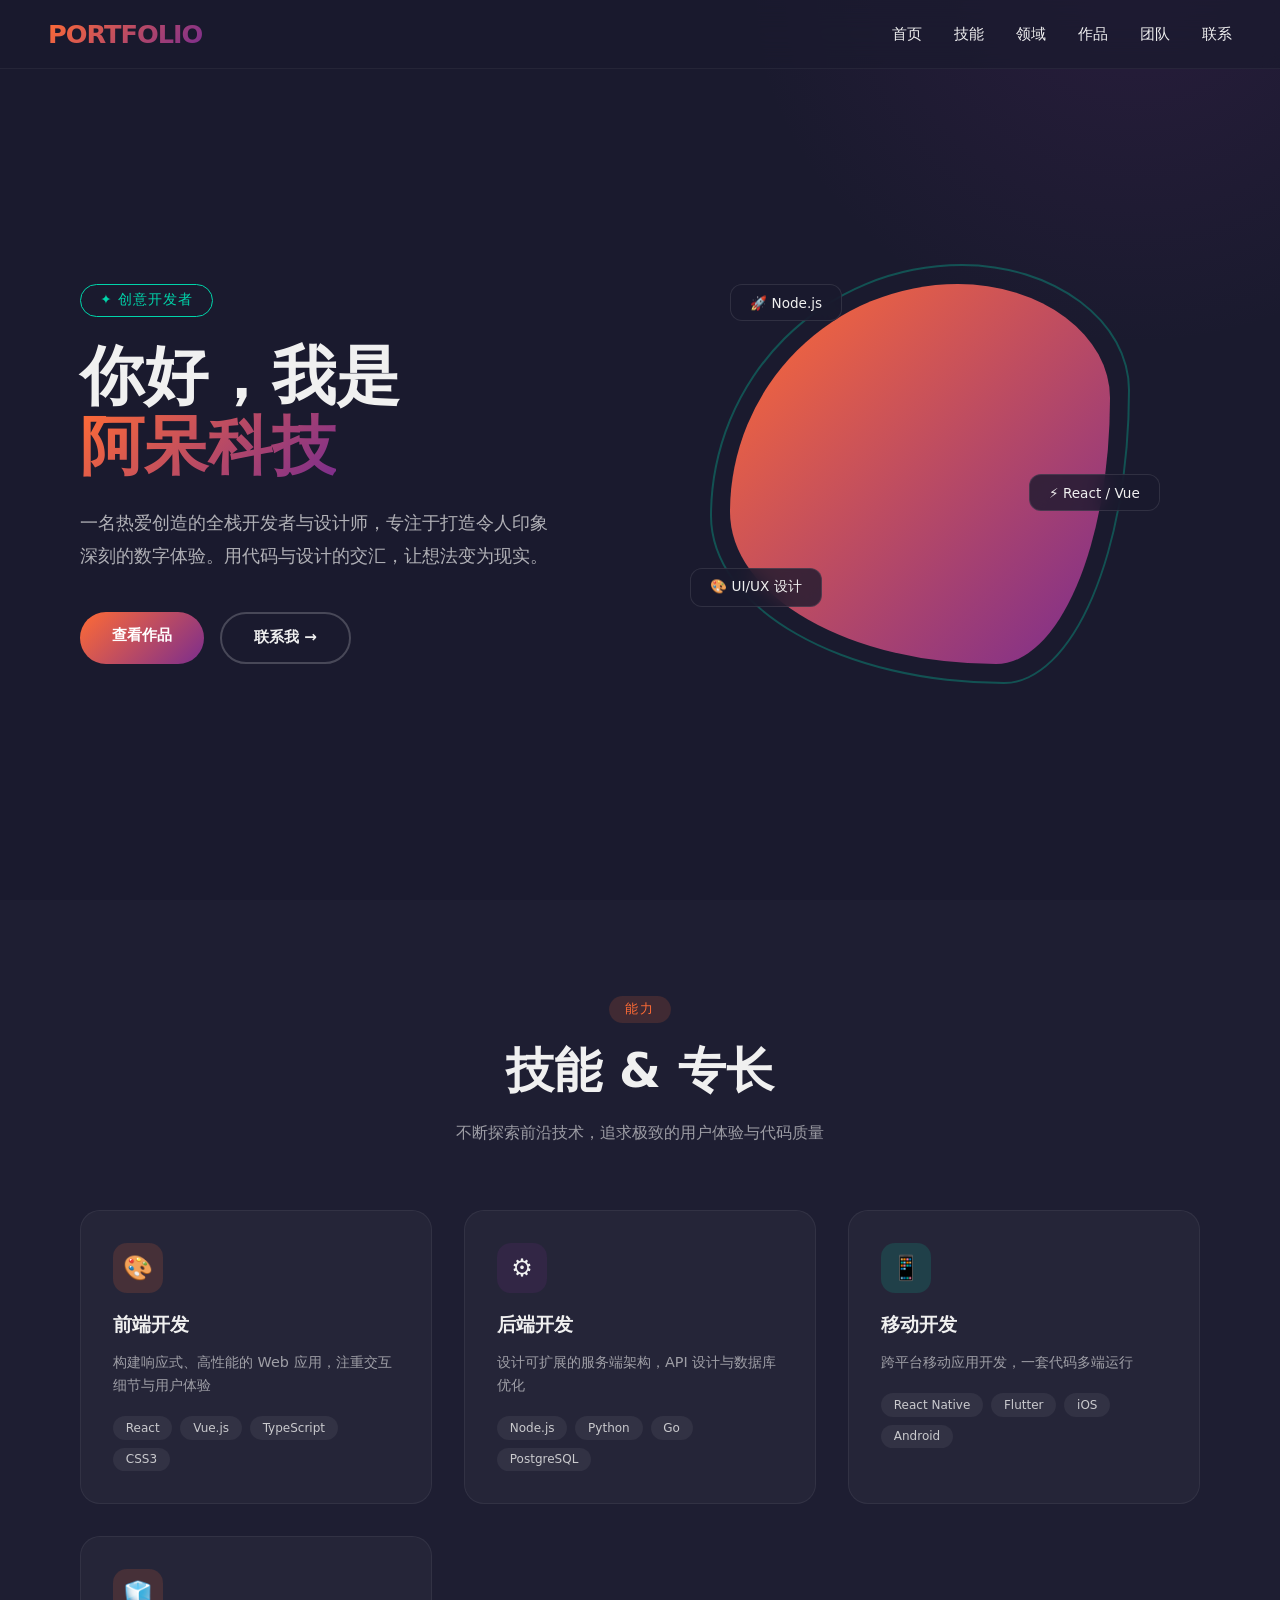
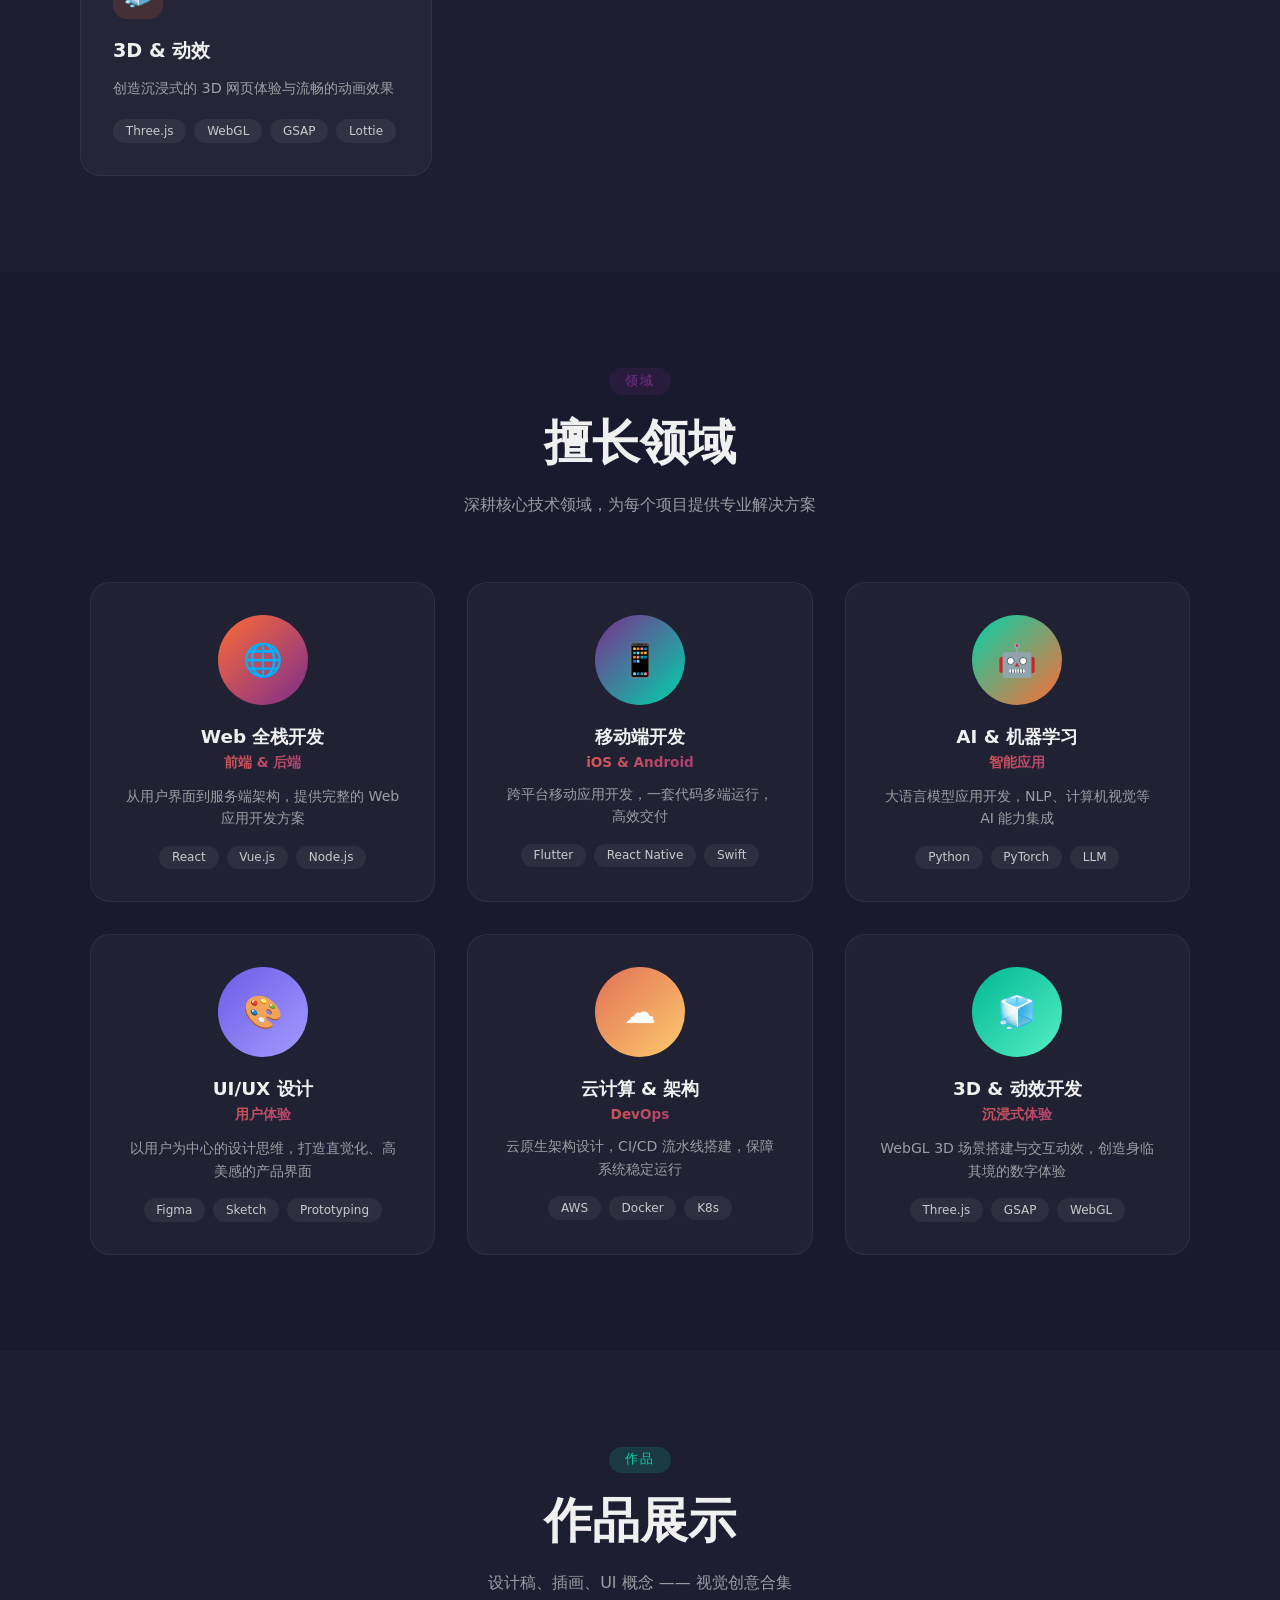
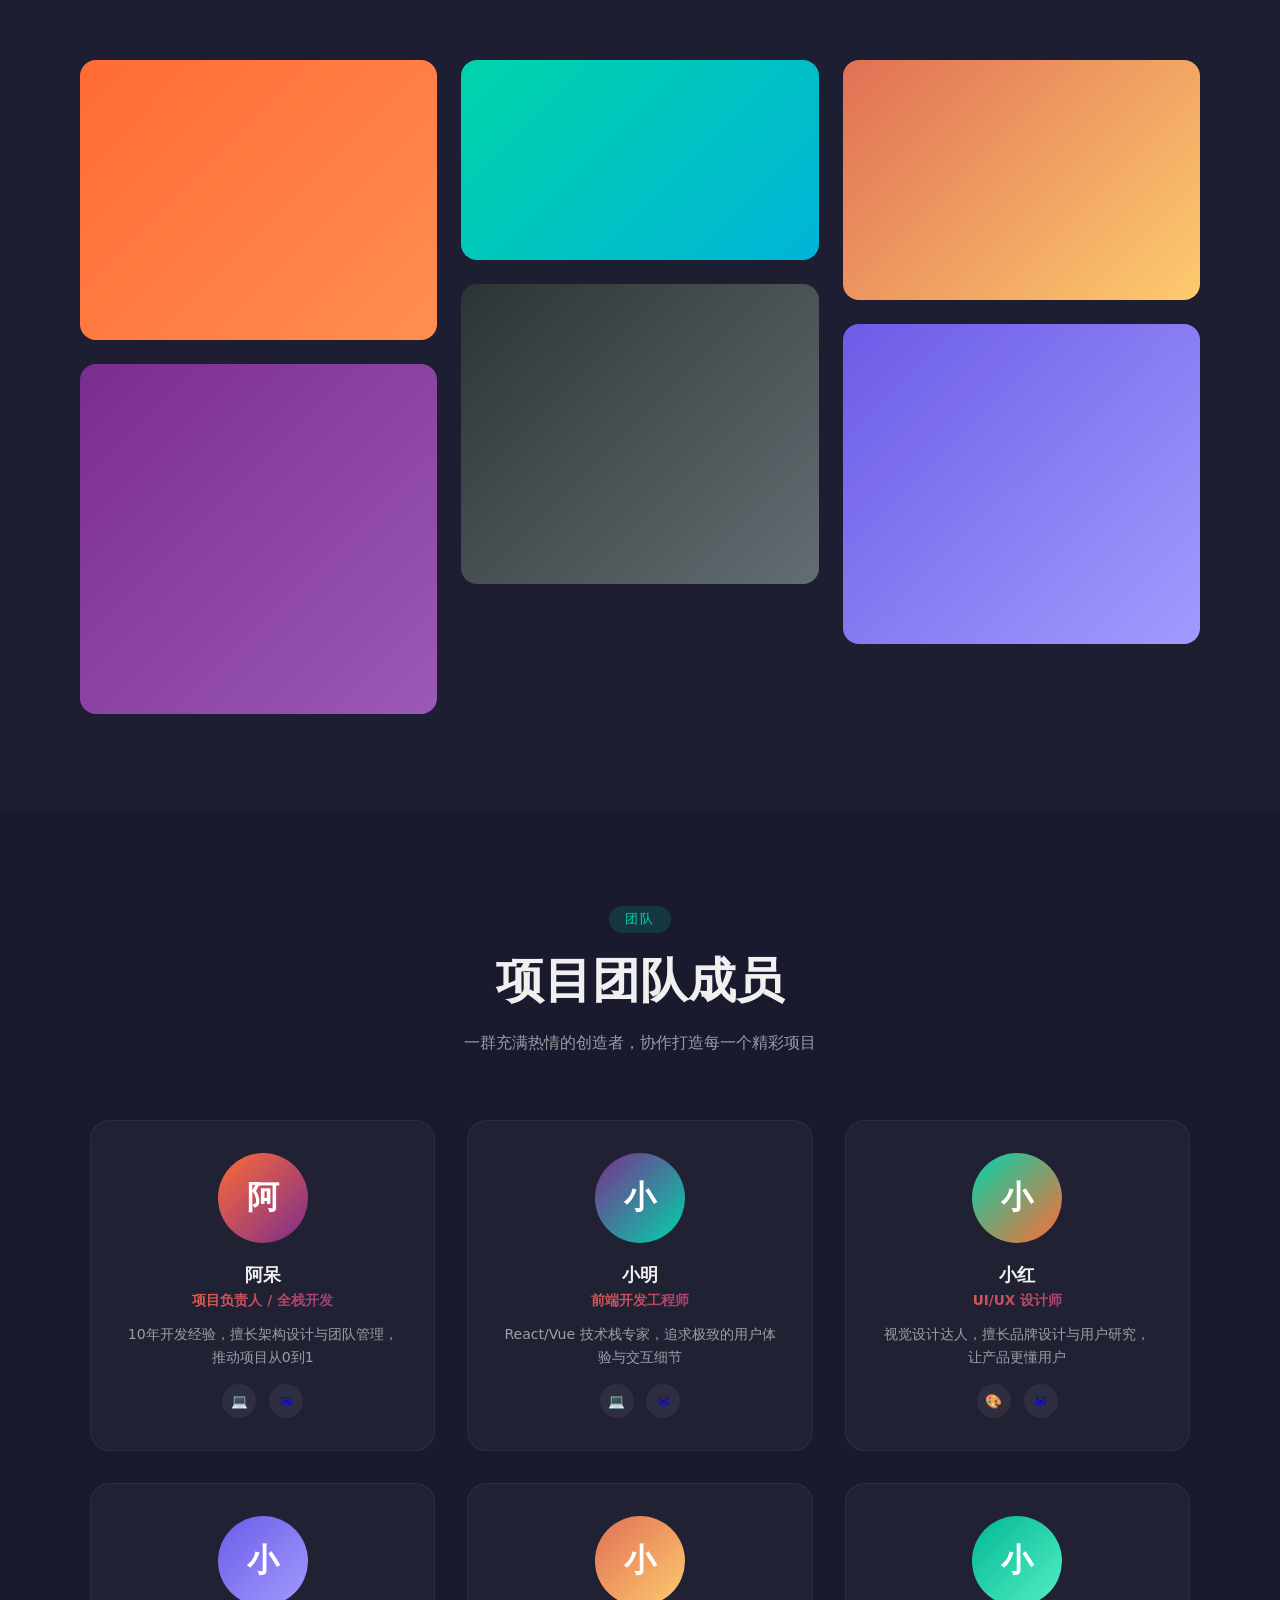
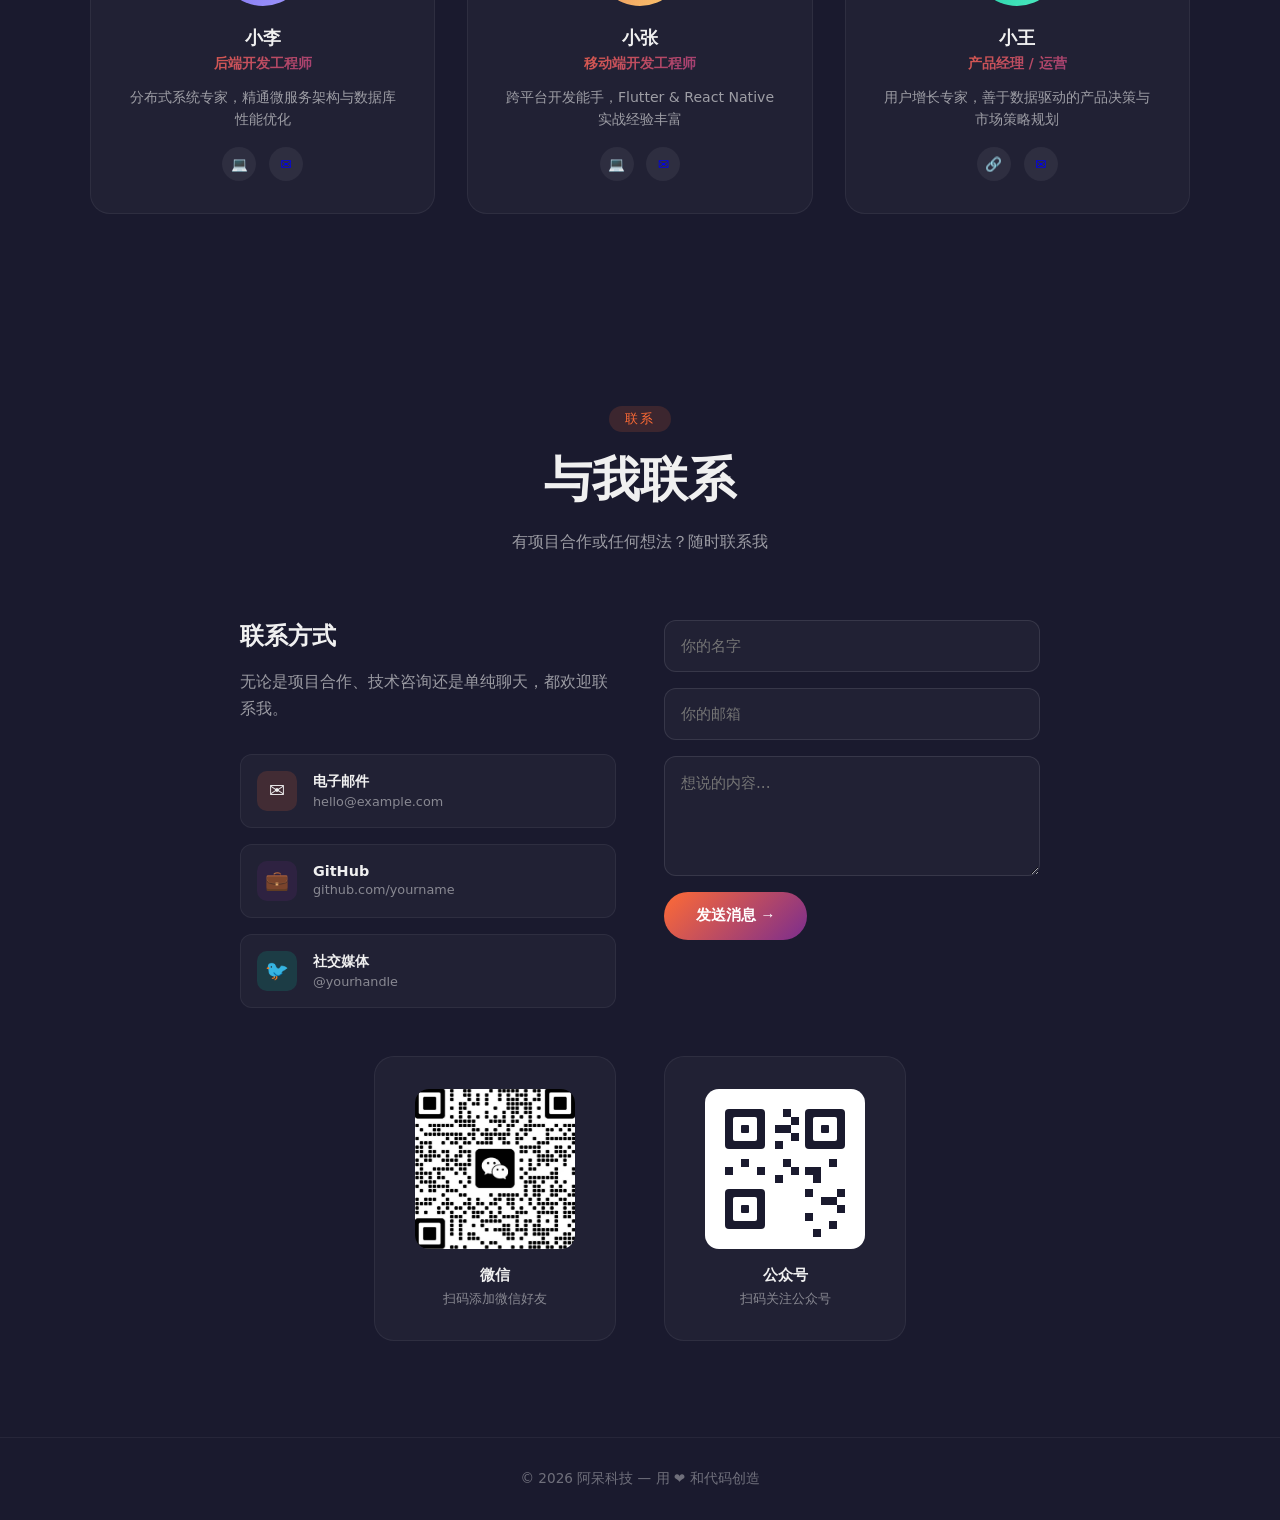
<file: index.html>
<!DOCTYPE html>
<html lang="zh-CN">
<head>
<meta charset="UTF-8">
<meta name="viewport" content="width=device-width, initial-scale=1.0">
<title>阿呆科技 | 创意开发者 & 设计师作品集</title>
<meta name="description" content="阿呆科技 — 全栈开发者与设计师，专注于前端开发、UI/UX设计、3D动效与移动应用开发，打造令人印象深刻的数字体验。">
<meta name="keywords" content="阿呆科技, 全栈开发, 前端开发, UI设计, UX设计, React, Vue, 作品集, Portfolio, 创意设计">
<meta name="author" content="阿呆科技">
<meta name="robots" content="index, follow">
<meta property="og:title" content="阿呆科技 | 创意开发者 & 设计师作品集">
<meta property="og:description" content="全栈开发者与设计师，专注于打造令人印象深刻的数字体验。">
<meta property="og:type" content="website">
<meta property="og:locale" content="zh_CN">
<meta name="twitter:card" content="summary_large_image">
<meta name="twitter:title" content="阿呆科技 | 创意开发者 & 设计师作品集">
<meta name="twitter:description" content="全栈开发者与设计师，专注于打造令人印象深刻的数字体验。">
<link rel="canonical" href="https://claude-code-vscode.vercel.app">
<link rel="stylesheet" href="css/common.css">
<link rel="stylesheet" href="css/index.css">
</head>
<body>

<!-- Navigation -->
<nav>
  <div class="logo">PORTFOLIO</div>
  <ul class="nav-links">
    <li><a href="#hero">首页</a></li>
    <li><a href="#skills">技能</a></li>
    <li><a href="#projects">领域</a></li>
    <li><a href="#gallery">作品</a></li>
    <li><a href="#team">团队</a></li>
    <li><a href="#contact">联系</a></li>
  </ul>
  <button class="menu-btn" onclick="document.querySelector('.nav-links').classList.toggle('show')">☰</button>
</nav>

<!-- Hero Section -->
<section class="hero" id="hero">
  <div class="hero-content">
    <span class="hero-tag">✦ 创意开发者</span>
    <h1>
      你好，我是<br>
      <span class="highlight">阿呆科技</span>
    </h1>
    <p>一名热爱创造的全栈开发者与设计师，专注于打造令人印象深刻的数字体验。用代码与设计的交汇，让想法变为现实。</p>
    <div class="hero-buttons">
      <a href="#projects" class="btn btn-primary">查看作品</a>
      <a href="#contact" class="btn btn-outline">联系我 →</a>
    </div>
  </div>
  <div class="hero-visual">
    <div class="avatar-shape">
      <div class="blob"></div>
      <div class="ring"></div>
      <div class="floating-tag">🎨 UI/UX 设计</div>
      <div class="floating-tag">⚡ React / Vue</div>
      <div class="floating-tag">🚀 Node.js</div>
    </div>
  </div>
</section>

<!-- Skills Section -->
<section id="skills">
  <div class="section-header fade-up">
    <span class="section-tag" style="background:rgba(255,107,53,0.15);color:var(--primary);">能力</span>
    <h2 class="section-title">技能 & 专长</h2>
    <p class="section-desc">不断探索前沿技术，追求极致的用户体验与代码质量</p>
  </div>
  <div class="skills-grid">
    <div class="skill-card fade-up">
      <div class="skill-icon" style="background:rgba(255,107,53,0.15);">🎨</div>
      <h3>前端开发</h3>
      <p>构建响应式、高性能的 Web 应用，注重交互细节与用户体验</p>
      <div class="skill-tags">
        <span>React</span><span>Vue.js</span><span>TypeScript</span><span>CSS3</span>
      </div>
    </div>
    <div class="skill-card fade-up">
      <div class="skill-icon" style="background:rgba(123,45,142,0.15);">⚙️</div>
      <h3>后端开发</h3>
      <p>设计可扩展的服务端架构，API 设计与数据库优化</p>
      <div class="skill-tags">
        <span>Node.js</span><span>Python</span><span>Go</span><span>PostgreSQL</span>
      </div>
    </div>
    <div class="skill-card fade-up">
      <div class="skill-icon" style="background:rgba(0,212,170,0.15);">📱</div>
      <h3>移动开发</h3>
      <p>跨平台移动应用开发，一套代码多端运行</p>
      <div class="skill-tags">
        <span>React Native</span><span>Flutter</span><span>iOS</span><span>Android</span>
      </div>
    </div>
    <div class="skill-card fade-up">
      <div class="skill-icon" style="background:rgba(255,107,53,0.15);">🧊</div>
      <h3>3D & 动效</h3>
      <p>创造沉浸式的 3D 网页体验与流畅的动画效果</p>
      <div class="skill-tags">
        <span>Three.js</span><span>WebGL</span><span>GSAP</span><span>Lottie</span>
      </div>
    </div>
  </div>
</section>

<!-- Expertise Section -->
<section id="projects">
  <div class="section-header fade-up">
    <span class="section-tag" style="background:rgba(123,45,142,0.15);color:var(--secondary);">领域</span>
    <h2 class="section-title">擅长领域</h2>
    <p class="section-desc">深耕核心技术领域，为每个项目提供专业解决方案</p>
  </div>
  <div class="team-grid">
    <a href="pages/web.html" class="team-card fade-up" style="text-decoration:none;color:inherit;">
      <div class="team-avatar" style="background:var(--gradient-1);">🌐</div>
      <h3>Web 全栈开发</h3>
      <div class="role">前端 & 后端</div>
      <p>从用户界面到服务端架构，提供完整的 Web 应用开发方案</p>
      <div class="skill-tags" style="justify-content:center;">
        <span>React</span><span>Vue.js</span><span>Node.js</span>
      </div>
    </a>
    <a href="pages/mobile.html" class="team-card fade-up" style="text-decoration:none;color:inherit;">
      <div class="team-avatar" style="background:var(--gradient-2);">📱</div>
      <h3>移动端开发</h3>
      <div class="role">iOS & Android</div>
      <p>跨平台移动应用开发，一套代码多端运行，高效交付</p>
      <div class="skill-tags" style="justify-content:center;">
        <span>Flutter</span><span>React Native</span><span>Swift</span>
      </div>
    </a>
    <a href="pages/ai.html" class="team-card fade-up" style="text-decoration:none;color:inherit;">
      <div class="team-avatar" style="background:var(--gradient-3);">🤖</div>
      <h3>AI & 机器学习</h3>
      <div class="role">智能应用</div>
      <p>大语言模型应用开发，NLP、计算机视觉等 AI 能力集成</p>
      <div class="skill-tags" style="justify-content:center;">
        <span>Python</span><span>PyTorch</span><span>LLM</span>
      </div>
    </a>
    <a href="pages/design.html" class="team-card fade-up" style="text-decoration:none;color:inherit;">
      <div class="team-avatar" style="background:linear-gradient(135deg,#6C5CE7,#A29BFE);">🎨</div>
      <h3>UI/UX 设计</h3>
      <div class="role">用户体验</div>
      <p>以用户为中心的设计思维，打造直觉化、高美感的产品界面</p>
      <div class="skill-tags" style="justify-content:center;">
        <span>Figma</span><span>Sketch</span><span>Prototyping</span>
      </div>
    </a>
    <a href="pages/cloud.html" class="team-card fade-up" style="text-decoration:none;color:inherit;">
      <div class="team-avatar" style="background:linear-gradient(135deg,#E17055,#FDCB6E);">☁️</div>
      <h3>云计算 & 架构</h3>
      <div class="role">DevOps</div>
      <p>云原生架构设计，CI/CD 流水线搭建，保障系统稳定运行</p>
      <div class="skill-tags" style="justify-content:center;">
        <span>AWS</span><span>Docker</span><span>K8s</span>
      </div>
    </a>
    <a href="pages/3d.html" class="team-card fade-up" style="text-decoration:none;color:inherit;">
      <div class="team-avatar" style="background:linear-gradient(135deg,#00B894,#55EFC4);">🧊</div>
      <h3>3D & 动效开发</h3>
      <div class="role">沉浸式体验</div>
      <p>WebGL 3D 场景搭建与交互动效，创造身临其境的数字体验</p>
      <div class="skill-tags" style="justify-content:center;">
        <span>Three.js</span><span>GSAP</span><span>WebGL</span>
      </div>
    </a>
  </div>
</section>

<!-- Gallery Section -->
<section id="gallery">
  <div class="section-header fade-up">
    <span class="section-tag" style="background:rgba(0,212,170,0.15);color:var(--accent);">作品</span>
    <h2 class="section-title">作品展示</h2>
    <p class="section-desc">设计稿、插画、UI 概念 —— 视觉创意合集</p>
  </div>
  <div class="gallery-masonry">
    <div class="gallery-item fade-up">
      <div class="color-bg" style="background:linear-gradient(135deg,#FF6B35,#FF8E53);height:280px;"></div>
      <div class="gallery-overlay"><div><h4>品牌视觉设计</h4><p>UI/UX Design</p></div></div>
    </div>
    <div class="gallery-item fade-up">
      <div class="color-bg" style="background:linear-gradient(135deg,#7B2D8E,#9B59B6);height:350px;"></div>
      <div class="gallery-overlay"><div><h4>移动端界面</h4><p>Mobile App UI</p></div></div>
    </div>
    <div class="gallery-item fade-up">
      <div class="color-bg" style="background:linear-gradient(135deg,#00D4AA,#00B4D8);height:200px;"></div>
      <div class="gallery-overlay"><div><h4>数据可视化</h4><p>Data Visualization</p></div></div>
    </div>
    <div class="gallery-item fade-up">
      <div class="color-bg" style="background:linear-gradient(135deg,#2D3436,#636E72);height:300px;"></div>
      <div class="gallery-overlay"><div><h4>暗色主题设计</h4><p>Dark Theme UI</p></div></div>
    </div>
    <div class="gallery-item fade-up">
      <div class="color-bg" style="background:linear-gradient(135deg,#E17055,#FDCB6E);height:240px;"></div>
      <div class="gallery-overlay"><div><h4>插画设计</h4><p>Illustration</p></div></div>
    </div>
    <div class="gallery-item fade-up">
      <div class="color-bg" style="background:linear-gradient(135deg,#6C5CE7,#A29BFE);height:320px;"></div>
      <div class="gallery-overlay"><div><h4>网页动效</h4><p>Web Animation</p></div></div>
    </div>
  </div>
</section>

<!-- Team Section -->
<section id="team">
  <div class="section-header fade-up">
    <span class="section-tag" style="background:rgba(0,212,170,0.15);color:var(--accent);">团队</span>
    <h2 class="section-title">项目团队成员</h2>
    <p class="section-desc">一群充满热情的创造者，协作打造每一个精彩项目</p>
  </div>
  <div class="team-grid">
    <div class="team-card fade-up">
      <div class="team-avatar" style="background:var(--gradient-1);">阿</div>
      <h3>阿呆</h3>
      <div class="role">项目负责人 / 全栈开发</div>
      <p>10年开发经验，擅长架构设计与团队管理，推动项目从0到1</p>
      <div class="team-socials"><a href="#" title="GitHub">💻</a><a href="#" title="Email">✉️</a></div>
    </div>
    <div class="team-card fade-up">
      <div class="team-avatar" style="background:var(--gradient-2);">小</div>
      <h3>小明</h3>
      <div class="role">前端开发工程师</div>
      <p>React/Vue 技术栈专家，追求极致的用户体验与交互细节</p>
      <div class="team-socials"><a href="#" title="GitHub">💻</a><a href="#" title="Email">✉️</a></div>
    </div>
    <div class="team-card fade-up">
      <div class="team-avatar" style="background:var(--gradient-3);">小</div>
      <h3>小红</h3>
      <div class="role">UI/UX 设计师</div>
      <p>视觉设计达人，擅长品牌设计与用户研究，让产品更懂用户</p>
      <div class="team-socials"><a href="#" title="Dribbble">🎨</a><a href="#" title="Email">✉️</a></div>
    </div>
    <div class="team-card fade-up">
      <div class="team-avatar" style="background:linear-gradient(135deg,#6C5CE7,#A29BFE);">小</div>
      <h3>小李</h3>
      <div class="role">后端开发工程师</div>
      <p>分布式系统专家，精通微服务架构与数据库性能优化</p>
      <div class="team-socials"><a href="#" title="GitHub">💻</a><a href="#" title="Email">✉️</a></div>
    </div>
    <div class="team-card fade-up">
      <div class="team-avatar" style="background:linear-gradient(135deg,#E17055,#FDCB6E);">小</div>
      <h3>小张</h3>
      <div class="role">移动端开发工程师</div>
      <p>跨平台开发能手，Flutter & React Native 实战经验丰富</p>
      <div class="team-socials"><a href="#" title="GitHub">💻</a><a href="#" title="Email">✉️</a></div>
    </div>
    <div class="team-card fade-up">
      <div class="team-avatar" style="background:linear-gradient(135deg,#00B894,#55EFC4);">小</div>
      <h3>小王</h3>
      <div class="role">产品经理 / 运营</div>
      <p>用户增长专家，善于数据驱动的产品决策与市场策略规划</p>
      <div class="team-socials"><a href="#" title="LinkedIn">🔗</a><a href="#" title="Email">✉️</a></div>
    </div>
  </div>
</section>

<!-- Contact Section -->
<section id="contact">
  <div class="section-header fade-up">
    <span class="section-tag" style="background:rgba(255,107,53,0.15);color:var(--primary);">联系</span>
    <h2 class="section-title">与我联系</h2>
    <p class="section-desc">有项目合作或任何想法？随时联系我</p>
  </div>
  <div class="contact-container fade-up">
    <div class="contact-info">
      <h3>联系方式</h3>
      <p>无论是项目合作、技术咨询还是单纯聊天，都欢迎联系我。</p>
      <div class="contact-links">
        <a href="mailto:hello@example.com">
          <div class="icon" style="background:rgba(255,107,53,0.15);">✉️</div>
          <div class="text"><strong>电子邮件</strong><span>hello@example.com</span></div>
        </a>
        <a href="#">
          <div class="icon" style="background:rgba(123,45,142,0.15);">💼</div>
          <div class="text"><strong>GitHub</strong><span>github.com/yourname</span></div>
        </a>
        <a href="#">
          <div class="icon" style="background:rgba(0,212,170,0.15);">🐦</div>
          <div class="text"><strong>社交媒体</strong><span>@yourhandle</span></div>
        </a>
      </div>
    </div>
    <form class="contact-form" onsubmit="event.preventDefault(); alert('消息已发送！感谢你的联系。');">
      <input type="text" placeholder="你的名字" required>
      <input type="email" placeholder="你的邮箱" required>
      <textarea placeholder="想说的内容..." required></textarea>
      <button type="submit" class="btn btn-primary">发送消息 →</button>
    </form>
  </div>
  <div class="qr-section fade-up">
    <div class="qr-card">
      <div class="qr-img">
        <img src="assets/images/VX_persion.jpg" alt="微信二维码">
      </div>
      <span class="qr-label">微信</span>
      <span class="qr-desc">扫码添加微信好友</span>
    </div>
    <div class="qr-card">
      <div class="qr-img">
        <svg viewBox="0 0 160 160" fill="none" xmlns="http://www.w3.org/2000/svg">
          <rect width="160" height="160" fill="white"/>
          <rect x="20" y="20" width="40" height="40" rx="4" fill="#1A1A2E"/>
          <rect x="100" y="20" width="40" height="40" rx="4" fill="#1A1A2E"/>
          <rect x="20" y="100" width="40" height="40" rx="4" fill="#1A1A2E"/>
          <rect x="28" y="28" width="24" height="24" rx="2" fill="white"/>
          <rect x="108" y="28" width="24" height="24" rx="2" fill="white"/>
          <rect x="28" y="108" width="24" height="24" rx="2" fill="white"/>
          <rect x="36" y="36" width="8" height="8" rx="1" fill="#1A1A2E"/>
          <rect x="116" y="36" width="8" height="8" rx="1" fill="#1A1A2E"/>
          <rect x="36" y="116" width="8" height="8" rx="1" fill="#1A1A2E"/>
          <rect x="78" y="20" width="8" height="8" fill="#1A1A2E"/>
          <rect x="70" y="36" width="16" height="8" fill="#1A1A2E"/>
          <rect x="86" y="28" width="8" height="8" fill="#1A1A2E"/>
          <rect x="70" y="52" width="8" height="8" fill="#1A1A2E"/>
          <rect x="86" y="44" width="8" height="8" fill="#1A1A2E"/>
          <rect x="78" y="70" width="8" height="8" fill="#1A1A2E"/>
          <rect x="70" y="86" width="8" height="8" fill="#1A1A2E"/>
          <rect x="86" y="78" width="8" height="8" fill="#1A1A2E"/>
          <rect x="20" y="78" width="8" height="8" fill="#1A1A2E"/>
          <rect x="36" y="70" width="8" height="8" fill="#1A1A2E"/>
          <rect x="52" y="78" width="8" height="8" fill="#1A1A2E"/>
          <rect x="100" y="78" width="16" height="8" fill="#1A1A2E"/>
          <rect x="124" y="70" width="8" height="8" fill="#1A1A2E"/>
          <rect x="108" y="86" width="8" height="8" fill="#1A1A2E"/>
          <rect x="100" y="100" width="8" height="8" fill="#1A1A2E"/>
          <rect x="116" y="108" width="16" height="8" fill="#1A1A2E"/>
          <rect x="132" y="100" width="8" height="8" fill="#1A1A2E"/>
          <rect x="100" y="124" width="8" height="8" fill="#1A1A2E"/>
          <rect x="124" y="132" width="8" height="8" fill="#1A1A2E"/>
          <rect x="132" y="116" width="8" height="8" fill="#1A1A2E"/>
          <rect x="108" y="140" width="8" height="8" fill="#1A1A2E"/>
        </svg>
      </div>
      <span class="qr-label">公众号</span>
      <span class="qr-desc">扫码关注公众号</span>
    </div>
  </div>
</section>

<!-- Footer -->
<footer>
  <p>© 2026 阿呆科技 — 用 ❤️ 和代码创造</p>
</footer>

<script src="js/common.js"></script>
<script src="js/index.js"></script>

</body>
</html>
</file>
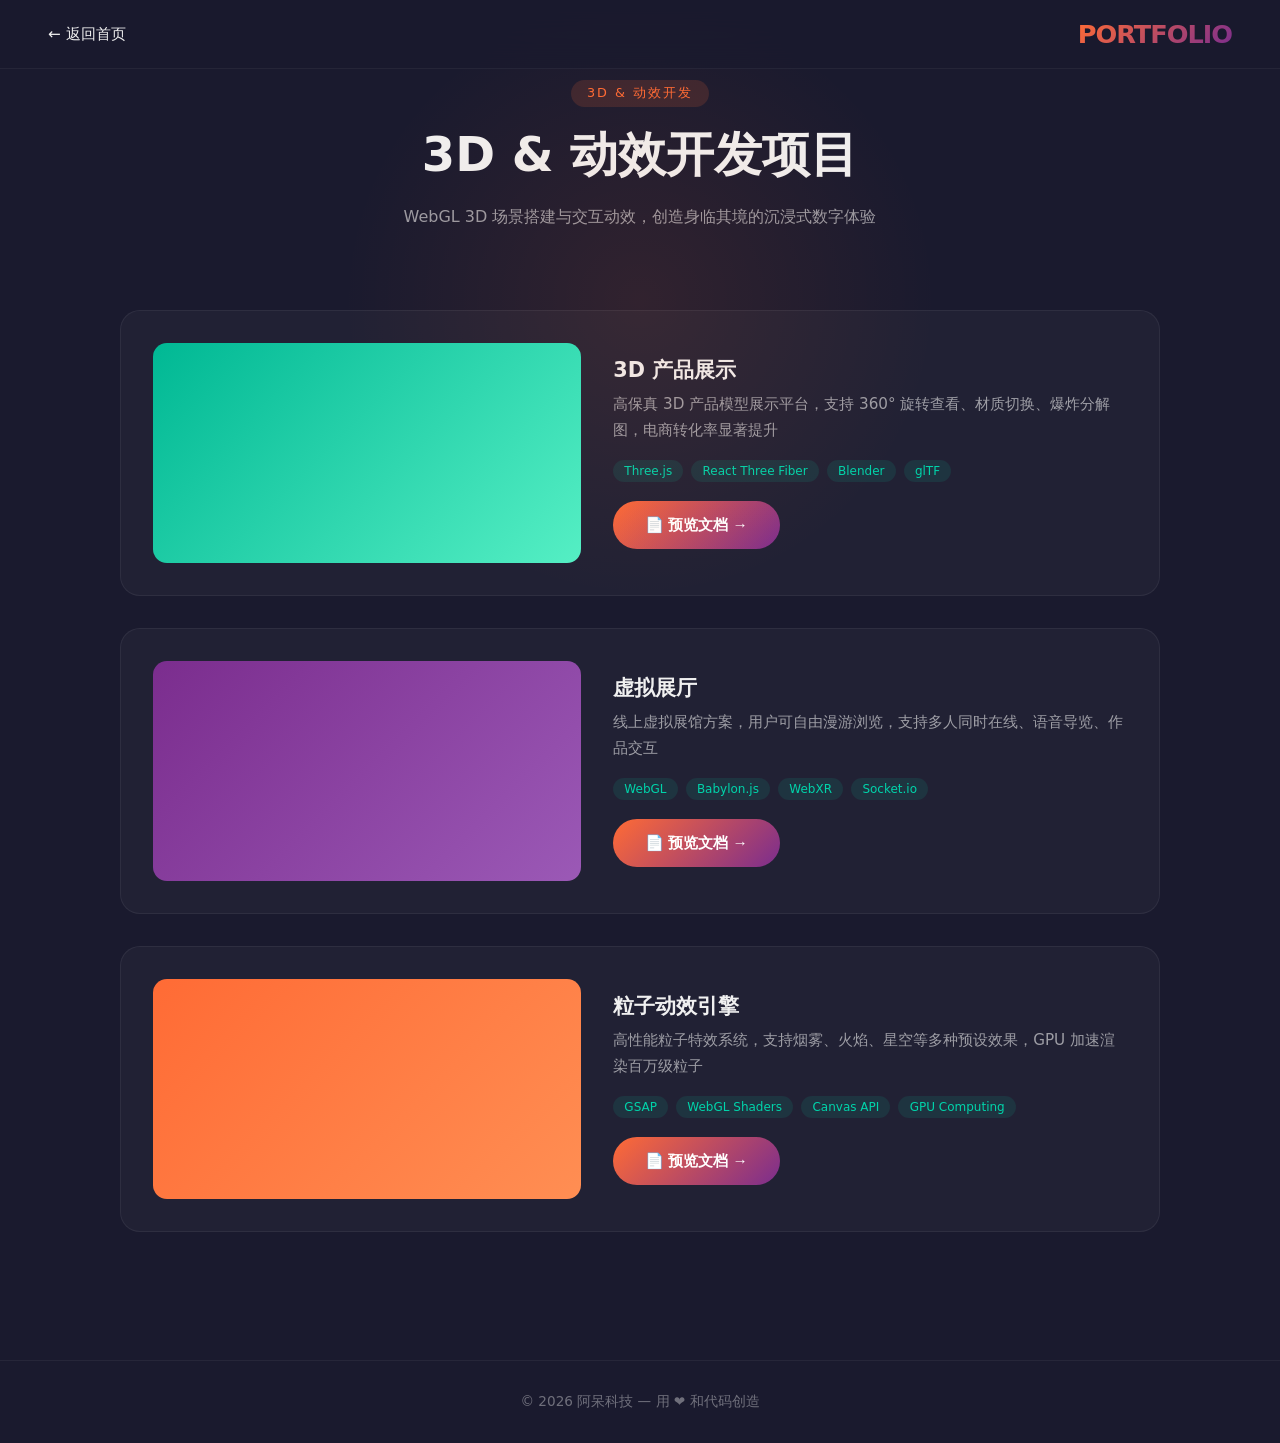
<file: pages/3d.html>
<!DOCTYPE html>
<html lang="zh-CN">
<head>
<meta charset="UTF-8">
<meta name="viewport" content="width=device-width, initial-scale=1.0">
<title>阿呆科技 | 3D & 动效开发项目</title>
<meta name="description" content="阿呆科技 3D & 动效开发项目展示，包括3D产品展示、虚拟展厅、粒子动效引擎等。">
<link rel="stylesheet" href="../css/common.css">
<link rel="stylesheet" href="../css/project.css">
</head>
<body>

<nav>
  <a href="../index.html" class="back-btn">← 返回首页</a>
  <div class="logo">PORTFOLIO</div>
</nav>

<div class="page-header">
  <span class="page-tag">3D & 动效开发</span>
  <h1 class="page-title">3D & 动效开发项目</h1>
  <p class="page-desc">WebGL 3D 场景搭建与交互动效，创造身临其境的沉浸式数字体验</p>
</div>

<div class="projects">
  <div class="project-card">
    <div class="project-visual" onclick="openPreview('3D 产品展示', '../docs/3d.pdf', 'pdf')">
      <div class="color-bg" style="background:linear-gradient(135deg,#00B894,#55EFC4);"></div>
      <div class="preview-hint">▶ 点击预览文档</div>
    </div>
    <div class="project-detail">
      <h3>3D 产品展示</h3>
      <p>高保真 3D 产品模型展示平台，支持 360° 旋转查看、材质切换、爆炸分解图，电商转化率显著提升</p>
      <div class="project-tags"><span>Three.js</span><span>React Three Fiber</span><span>Blender</span><span>glTF</span></div>
      <button class="btn btn-primary" onclick="openPreview('3D 产品展示', '../docs/3d.pdf', 'pdf')">📄 预览文档 →</button>
    </div>
  </div>

  <div class="project-card">
    <div class="project-visual" onclick="openPreview('虚拟展厅', '../docs/3d.pdf', 'pdf')">
      <div class="color-bg" style="background:linear-gradient(135deg,#7B2D8E,#9B59B6);"></div>
      <div class="preview-hint">▶ 点击预览文档</div>
    </div>
    <div class="project-detail">
      <h3>虚拟展厅</h3>
      <p>线上虚拟展馆方案，用户可自由漫游浏览，支持多人同时在线、语音导览、作品交互</p>
      <div class="project-tags"><span>WebGL</span><span>Babylon.js</span><span>WebXR</span><span>Socket.io</span></div>
      <button class="btn btn-primary" onclick="openPreview('虚拟展厅', '../docs/3d.pdf', 'pdf')">📄 预览文档 →</button>
    </div>
  </div>

  <div class="project-card">
    <div class="project-visual" onclick="openPreview('粒子动效引擎', '../docs/3d.pdf', 'pdf')">
      <div class="color-bg" style="background:linear-gradient(135deg,#FF6B35,#FF8E53);"></div>
      <div class="preview-hint">▶ 点击预览文档</div>
    </div>
    <div class="project-detail">
      <h3>粒子动效引擎</h3>
      <p>高性能粒子特效系统，支持烟雾、火焰、星空等多种预设效果，GPU 加速渲染百万级粒子</p>
      <div class="project-tags"><span>GSAP</span><span>WebGL Shaders</span><span>Canvas API</span><span>GPU Computing</span></div>
      <button class="btn btn-primary" onclick="openPreview('粒子动效引擎', '../docs/3d.pdf', 'pdf')">📄 预览文档 →</button>
    </div>
  </div>
</div>

<!-- Preview Modal -->
<div class="modal-overlay" id="previewModal">
  <div class="modal-header">
    <h3 id="modalTitle">项目预览</h3>
    <button class="modal-close" onclick="closePreview()">✕</button>
  </div>
  <iframe class="modal-iframe" id="previewFrame" src="about:blank"></iframe>
</div>

<footer>
  <p>© 2026 阿呆科技 — 用 ❤️ 和代码创造</p>
</footer>

<script src="../js/preview.js"></script>

</body>
</html>
</file>
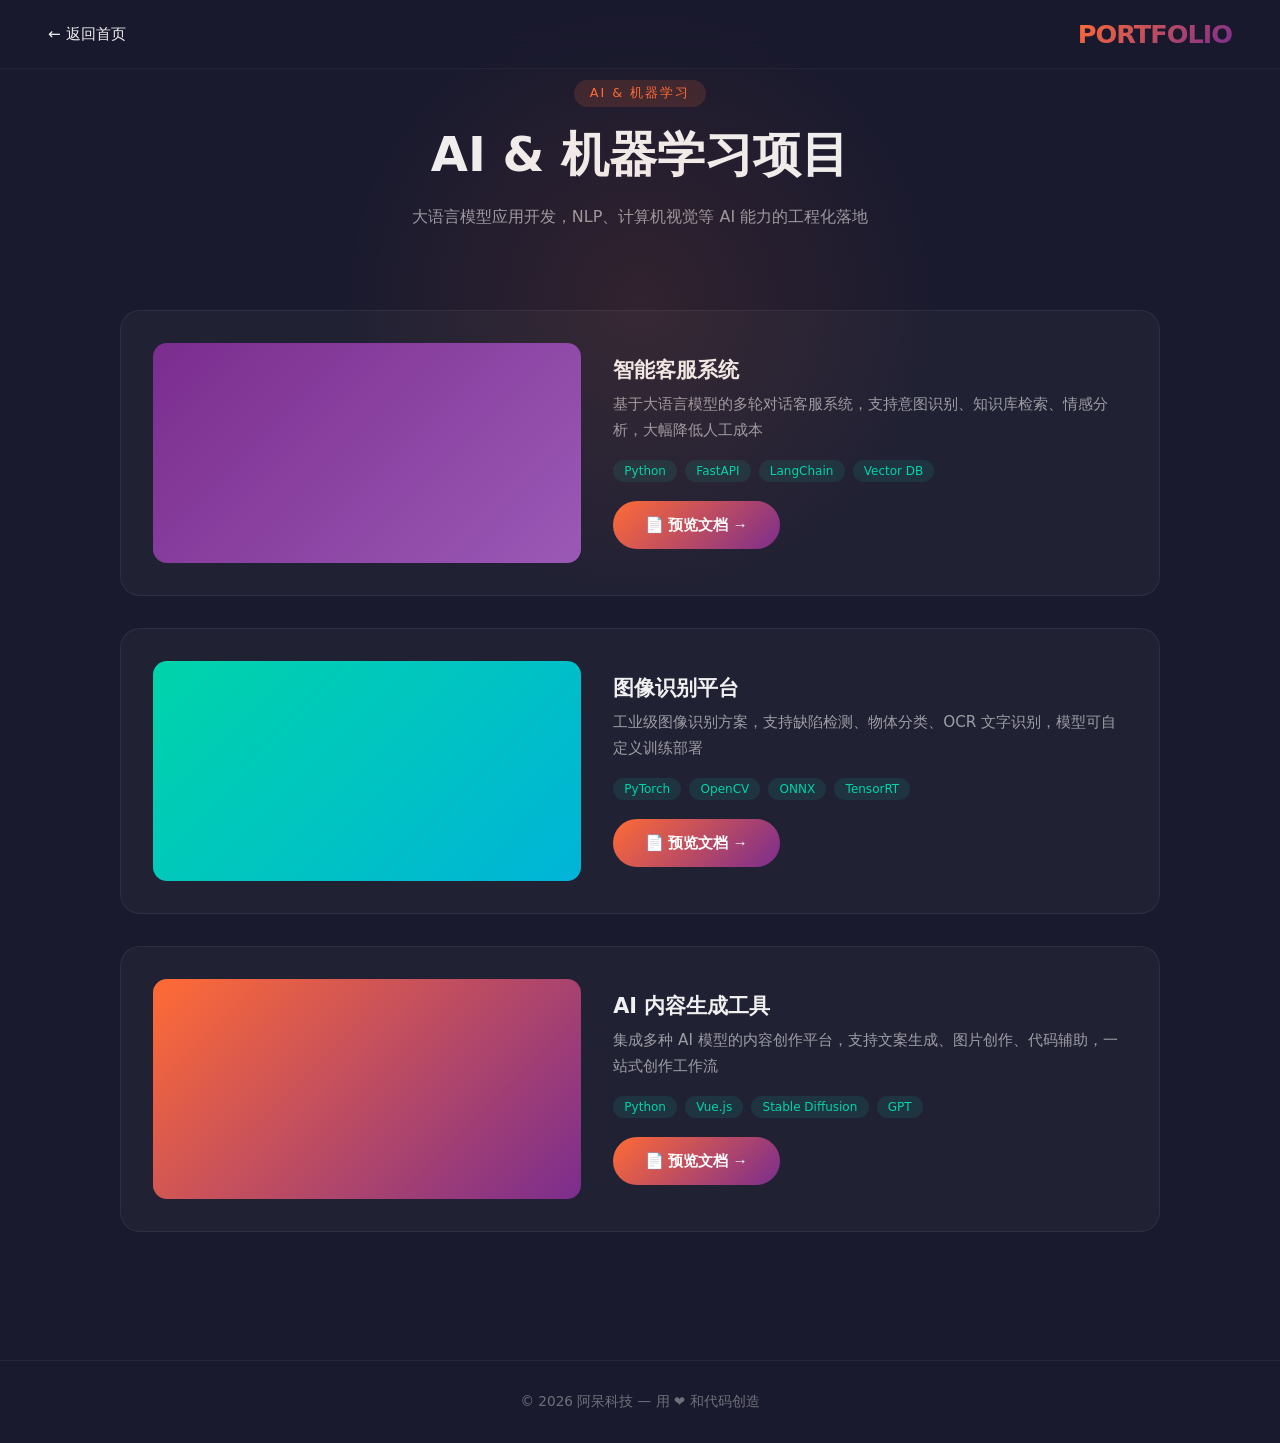
<file: pages/ai.html>
<!DOCTYPE html>
<html lang="zh-CN">
<head>
<meta charset="UTF-8">
<meta name="viewport" content="width=device-width, initial-scale=1.0">
<title>阿呆科技 | AI & 机器学习项目</title>
<meta name="description" content="阿呆科技 AI & 机器学习项目展示，包括智能客服、图像识别、内容生成等。">
<link rel="stylesheet" href="../css/common.css">
<link rel="stylesheet" href="../css/project.css">
</head>
<body>

<nav>
  <a href="../index.html" class="back-btn">← 返回首页</a>
  <div class="logo">PORTFOLIO</div>
</nav>

<div class="page-header">
  <span class="page-tag">AI & 机器学习</span>
  <h1 class="page-title">AI & 机器学习项目</h1>
  <p class="page-desc">大语言模型应用开发，NLP、计算机视觉等 AI 能力的工程化落地</p>
</div>

<div class="projects">
  <div class="project-card">
    <div class="project-visual" onclick="openPreview('智能客服系统', '../docs/ai.pdf', 'pdf')">
      <div class="color-bg" style="background:linear-gradient(135deg,#7B2D8E,#9B59B6);"></div>
      <div class="preview-hint">▶ 点击预览文档</div>
    </div>
    <div class="project-detail">
      <h3>智能客服系统</h3>
      <p>基于大语言模型的多轮对话客服系统，支持意图识别、知识库检索、情感分析，大幅降低人工成本</p>
      <div class="project-tags"><span>Python</span><span>FastAPI</span><span>LangChain</span><span>Vector DB</span></div>
      <button class="btn btn-primary" onclick="openPreview('智能客服系统', '../docs/ai.pdf', 'pdf')">📄 预览文档 →</button>
    </div>
  </div>

  <div class="project-card">
    <div class="project-visual" onclick="openPreview('图像识别平台', '../docs/ai.pdf', 'pdf')">
      <div class="color-bg" style="background:linear-gradient(135deg,#00D4AA,#00B4D8);"></div>
      <div class="preview-hint">▶ 点击预览文档</div>
    </div>
    <div class="project-detail">
      <h3>图像识别平台</h3>
      <p>工业级图像识别方案，支持缺陷检测、物体分类、OCR 文字识别，模型可自定义训练部署</p>
      <div class="project-tags"><span>PyTorch</span><span>OpenCV</span><span>ONNX</span><span>TensorRT</span></div>
      <button class="btn btn-primary" onclick="openPreview('图像识别平台', '../docs/ai.pdf', 'pdf')">📄 预览文档 →</button>
    </div>
  </div>

  <div class="project-card">
    <div class="project-visual" onclick="openPreview('AI 内容生成工具', '../docs/ai.pdf', 'pdf')">
      <div class="color-bg" style="background:linear-gradient(135deg,#FF6B35,#7B2D8E);"></div>
      <div class="preview-hint">▶ 点击预览文档</div>
    </div>
    <div class="project-detail">
      <h3>AI 内容生成工具</h3>
      <p>集成多种 AI 模型的内容创作平台，支持文案生成、图片创作、代码辅助，一站式创作工作流</p>
      <div class="project-tags"><span>Python</span><span>Vue.js</span><span>Stable Diffusion</span><span>GPT</span></div>
      <button class="btn btn-primary" onclick="openPreview('AI 内容生成工具', '../docs/ai.pdf', 'pdf')">📄 预览文档 →</button>
    </div>
  </div>
</div>

<!-- Preview Modal -->
<div class="modal-overlay" id="previewModal">
  <div class="modal-header">
    <h3 id="modalTitle">项目预览</h3>
    <button class="modal-close" onclick="closePreview()">✕</button>
  </div>
  <iframe class="modal-iframe" id="previewFrame" src="about:blank"></iframe>
</div>

<footer>
  <p>© 2026 阿呆科技 — 用 ❤️ 和代码创造</p>
</footer>

<script src="../js/preview.js"></script>

</body>
</html>
</file>
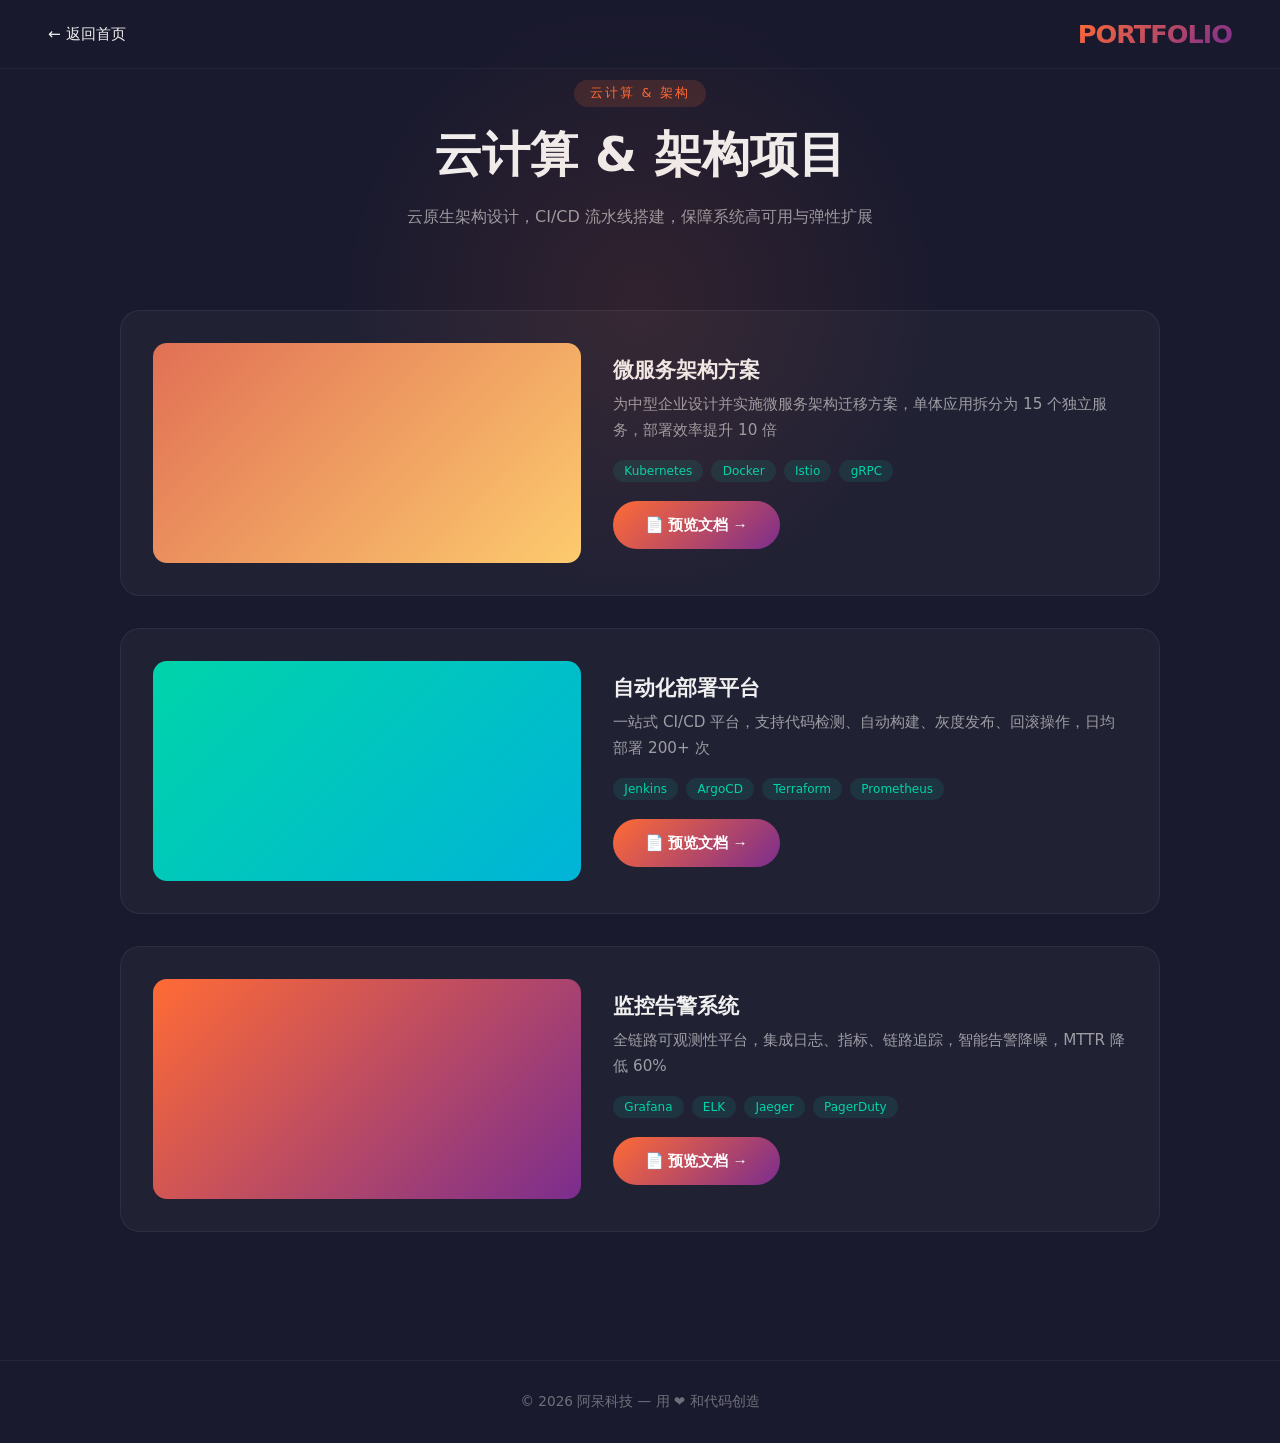
<file: pages/cloud.html>
<!DOCTYPE html>
<html lang="zh-CN">
<head>
<meta charset="UTF-8">
<meta name="viewport" content="width=device-width, initial-scale=1.0">
<title>阿呆科技 | 云计算 & 架构项目</title>
<meta name="description" content="阿呆科技云计算与架构项目展示，包括微服务架构、自动化部署、监控告警等。">
<link rel="stylesheet" href="../css/common.css">
<link rel="stylesheet" href="../css/project.css">
</head>
<body>

<nav>
  <a href="../index.html" class="back-btn">← 返回首页</a>
  <div class="logo">PORTFOLIO</div>
</nav>

<div class="page-header">
  <span class="page-tag">云计算 & 架构</span>
  <h1 class="page-title">云计算 & 架构项目</h1>
  <p class="page-desc">云原生架构设计，CI/CD 流水线搭建，保障系统高可用与弹性扩展</p>
</div>

<div class="projects">
  <div class="project-card">
    <div class="project-visual" onclick="openPreview('微服务架构方案', '../docs/cloud.pdf', 'pdf')">
      <div class="color-bg" style="background:linear-gradient(135deg,#E17055,#FDCB6E);"></div>
      <div class="preview-hint">▶ 点击预览文档</div>
    </div>
    <div class="project-detail">
      <h3>微服务架构方案</h3>
      <p>为中型企业设计并实施微服务架构迁移方案，单体应用拆分为 15 个独立服务，部署效率提升 10 倍</p>
      <div class="project-tags"><span>Kubernetes</span><span>Docker</span><span>Istio</span><span>gRPC</span></div>
      <button class="btn btn-primary" onclick="openPreview('微服务架构方案', '../docs/cloud.pdf', 'pdf')">📄 预览文档 →</button>
    </div>
  </div>

  <div class="project-card">
    <div class="project-visual" onclick="openPreview('自动化部署平台', '../docs/cloud.pdf', 'pdf')">
      <div class="color-bg" style="background:linear-gradient(135deg,#00D4AA,#00B4D8);"></div>
      <div class="preview-hint">▶ 点击预览文档</div>
    </div>
    <div class="project-detail">
      <h3>自动化部署平台</h3>
      <p>一站式 CI/CD 平台，支持代码检测、自动构建、灰度发布、回滚操作，日均部署 200+ 次</p>
      <div class="project-tags"><span>Jenkins</span><span>ArgoCD</span><span>Terraform</span><span>Prometheus</span></div>
      <button class="btn btn-primary" onclick="openPreview('自动化部署平台', '../docs/cloud.pdf', 'pdf')">📄 预览文档 →</button>
    </div>
  </div>

  <div class="project-card">
    <div class="project-visual" onclick="openPreview('监控告警系统', '../docs/cloud.pdf', 'pdf')">
      <div class="color-bg" style="background:linear-gradient(135deg,#FF6B35,#7B2D8E);"></div>
      <div class="preview-hint">▶ 点击预览文档</div>
    </div>
    <div class="project-detail">
      <h3>监控告警系统</h3>
      <p>全链路可观测性平台，集成日志、指标、链路追踪，智能告警降噪，MTTR 降低 60%</p>
      <div class="project-tags"><span>Grafana</span><span>ELK</span><span>Jaeger</span><span>PagerDuty</span></div>
      <button class="btn btn-primary" onclick="openPreview('监控告警系统', '../docs/cloud.pdf', 'pdf')">📄 预览文档 →</button>
    </div>
  </div>
</div>

<!-- Preview Modal -->
<div class="modal-overlay" id="previewModal">
  <div class="modal-header">
    <h3 id="modalTitle">项目预览</h3>
    <button class="modal-close" onclick="closePreview()">✕</button>
  </div>
  <iframe class="modal-iframe" id="previewFrame" src="about:blank"></iframe>
</div>

<footer>
  <p>© 2026 阿呆科技 — 用 ❤️ 和代码创造</p>
</footer>

<script src="../js/preview.js"></script>

</body>
</html>
</file>
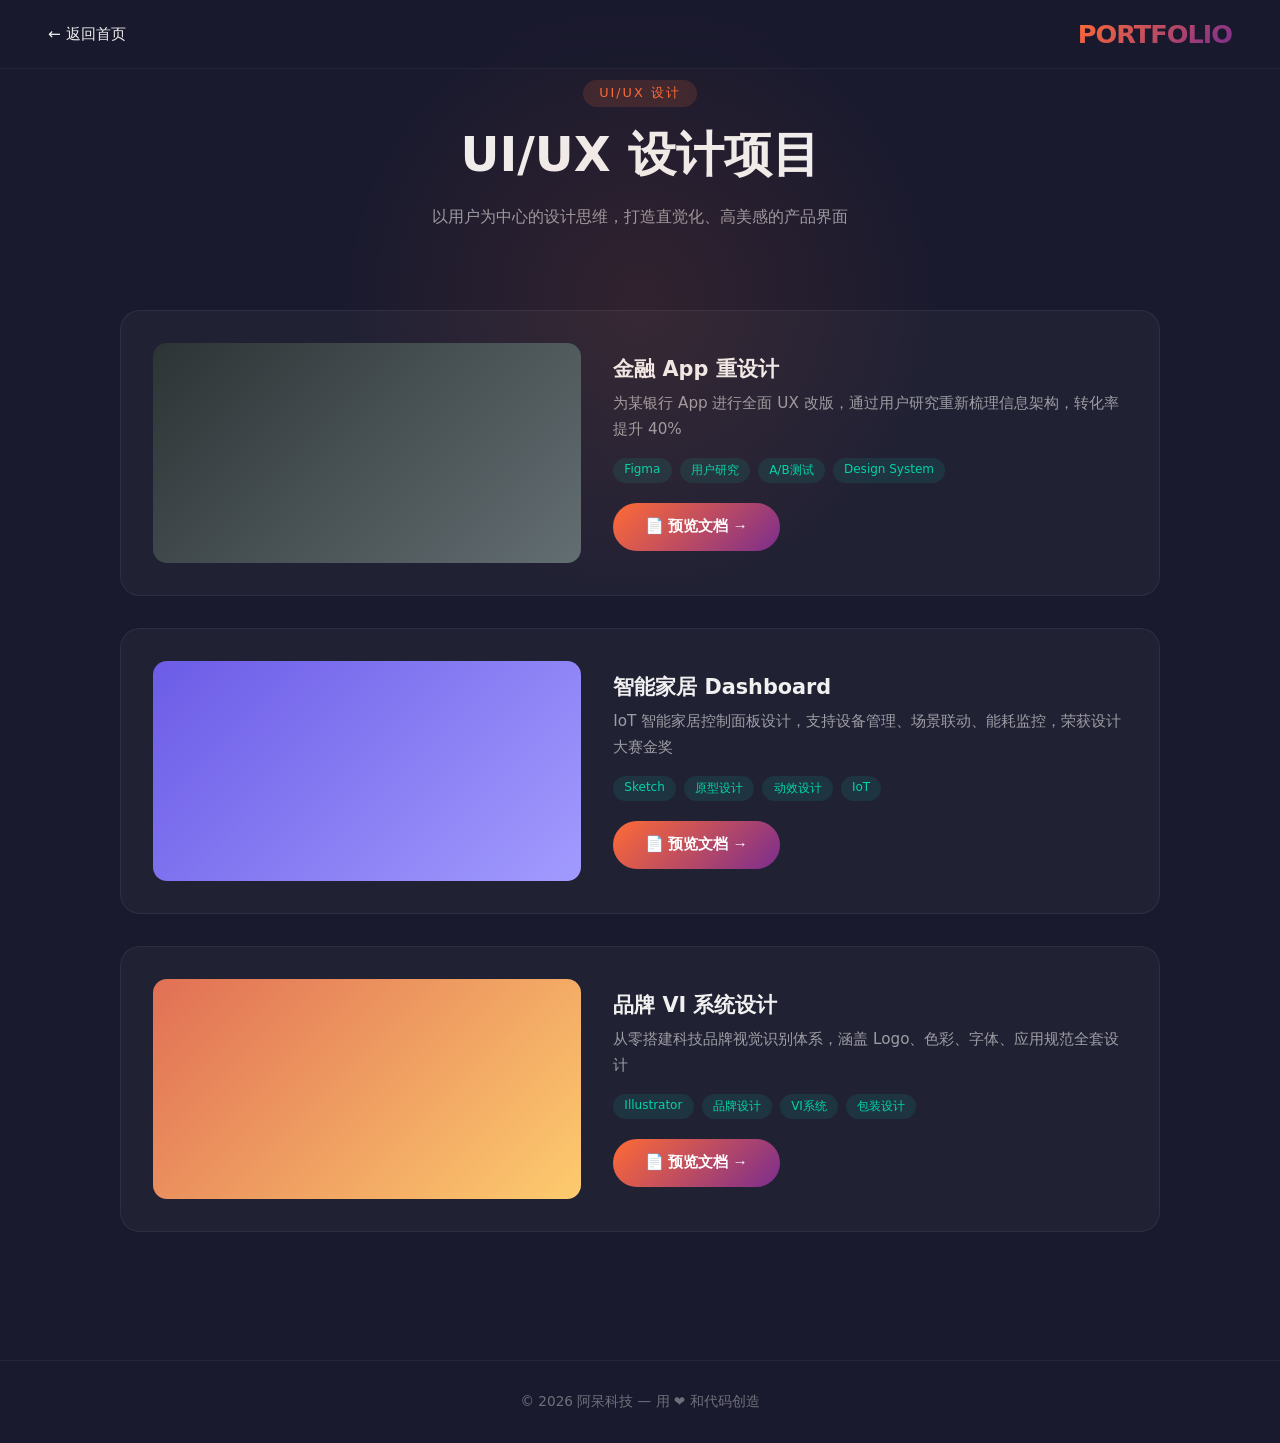
<file: pages/design.html>
<!DOCTYPE html>
<html lang="zh-CN">
<head>
<meta charset="UTF-8">
<meta name="viewport" content="width=device-width, initial-scale=1.0">
<title>阿呆科技 | UI/UX 设计项目</title>
<meta name="description" content="阿呆科技 UI/UX 设计项目展示，包括金融App重设计、智能家居Dashboard、品牌VI系统设计等。">
<link rel="stylesheet" href="../css/common.css">
<link rel="stylesheet" href="../css/project.css">
</head>
<body>

<nav>
  <a href="../index.html" class="back-btn">← 返回首页</a>
  <div class="logo">PORTFOLIO</div>
</nav>

<div class="page-header">
  <span class="page-tag">UI/UX 设计</span>
  <h1 class="page-title">UI/UX 设计项目</h1>
  <p class="page-desc">以用户为中心的设计思维，打造直觉化、高美感的产品界面</p>
</div>

<div class="projects">
  <div class="project-card">
    <div class="project-visual" onclick="openPreview('金融 App 重设计', '../docs/design.pdf', 'pdf')">
      <div class="color-bg" style="background:linear-gradient(135deg,#2D3436,#636E72);"></div>
      <div class="preview-hint">▶ 点击预览文档</div>
    </div>
    <div class="project-detail">
      <h3>金融 App 重设计</h3>
      <p>为某银行 App 进行全面 UX 改版，通过用户研究重新梳理信息架构，转化率提升 40%</p>
      <div class="project-tags"><span>Figma</span><span>用户研究</span><span>A/B测试</span><span>Design System</span></div>
      <button class="btn btn-primary" onclick="openPreview('金融 App 重设计', '../docs/design.pdf', 'pdf')">📄 预览文档 →</button>
    </div>
  </div>

  <div class="project-card">
    <div class="project-visual" onclick="openPreview('智能家居 Dashboard', '../docs/design.pdf', 'pdf')">
      <div class="color-bg" style="background:linear-gradient(135deg,#6C5CE7,#A29BFE);"></div>
      <div class="preview-hint">▶ 点击预览文档</div>
    </div>
    <div class="project-detail">
      <h3>智能家居 Dashboard</h3>
      <p>IoT 智能家居控制面板设计，支持设备管理、场景联动、能耗监控，荣获设计大赛金奖</p>
      <div class="project-tags"><span>Sketch</span><span>原型设计</span><span>动效设计</span><span>IoT</span></div>
      <button class="btn btn-primary" onclick="openPreview('智能家居 Dashboard', '../docs/design.pdf', 'pdf')">📄 预览文档 →</button>
    </div>
  </div>

  <div class="project-card">
    <div class="project-visual" onclick="openPreview('品牌 VI 系统设计', '../docs/design.pdf', 'pdf')">
      <div class="color-bg" style="background:linear-gradient(135deg,#E17055,#FDCB6E);"></div>
      <div class="preview-hint">▶ 点击预览文档</div>
    </div>
    <div class="project-detail">
      <h3>品牌 VI 系统设计</h3>
      <p>从零搭建科技品牌视觉识别体系，涵盖 Logo、色彩、字体、应用规范全套设计</p>
      <div class="project-tags"><span>Illustrator</span><span>品牌设计</span><span>VI系统</span><span>包装设计</span></div>
      <button class="btn btn-primary" onclick="openPreview('品牌 VI 系统设计', '../docs/design.pdf', 'pdf')">📄 预览文档 →</button>
    </div>
  </div>
</div>

<!-- Preview Modal -->
<div class="modal-overlay" id="previewModal">
  <div class="modal-header">
    <h3 id="modalTitle">项目预览</h3>
    <button class="modal-close" onclick="closePreview()">✕</button>
  </div>
  <iframe class="modal-iframe" id="previewFrame" src="about:blank"></iframe>
</div>

<footer>
  <p>© 2026 阿呆科技 — 用 ❤️ 和代码创造</p>
</footer>

<script src="../js/preview.js"></script>

</body>
</html>
</file>
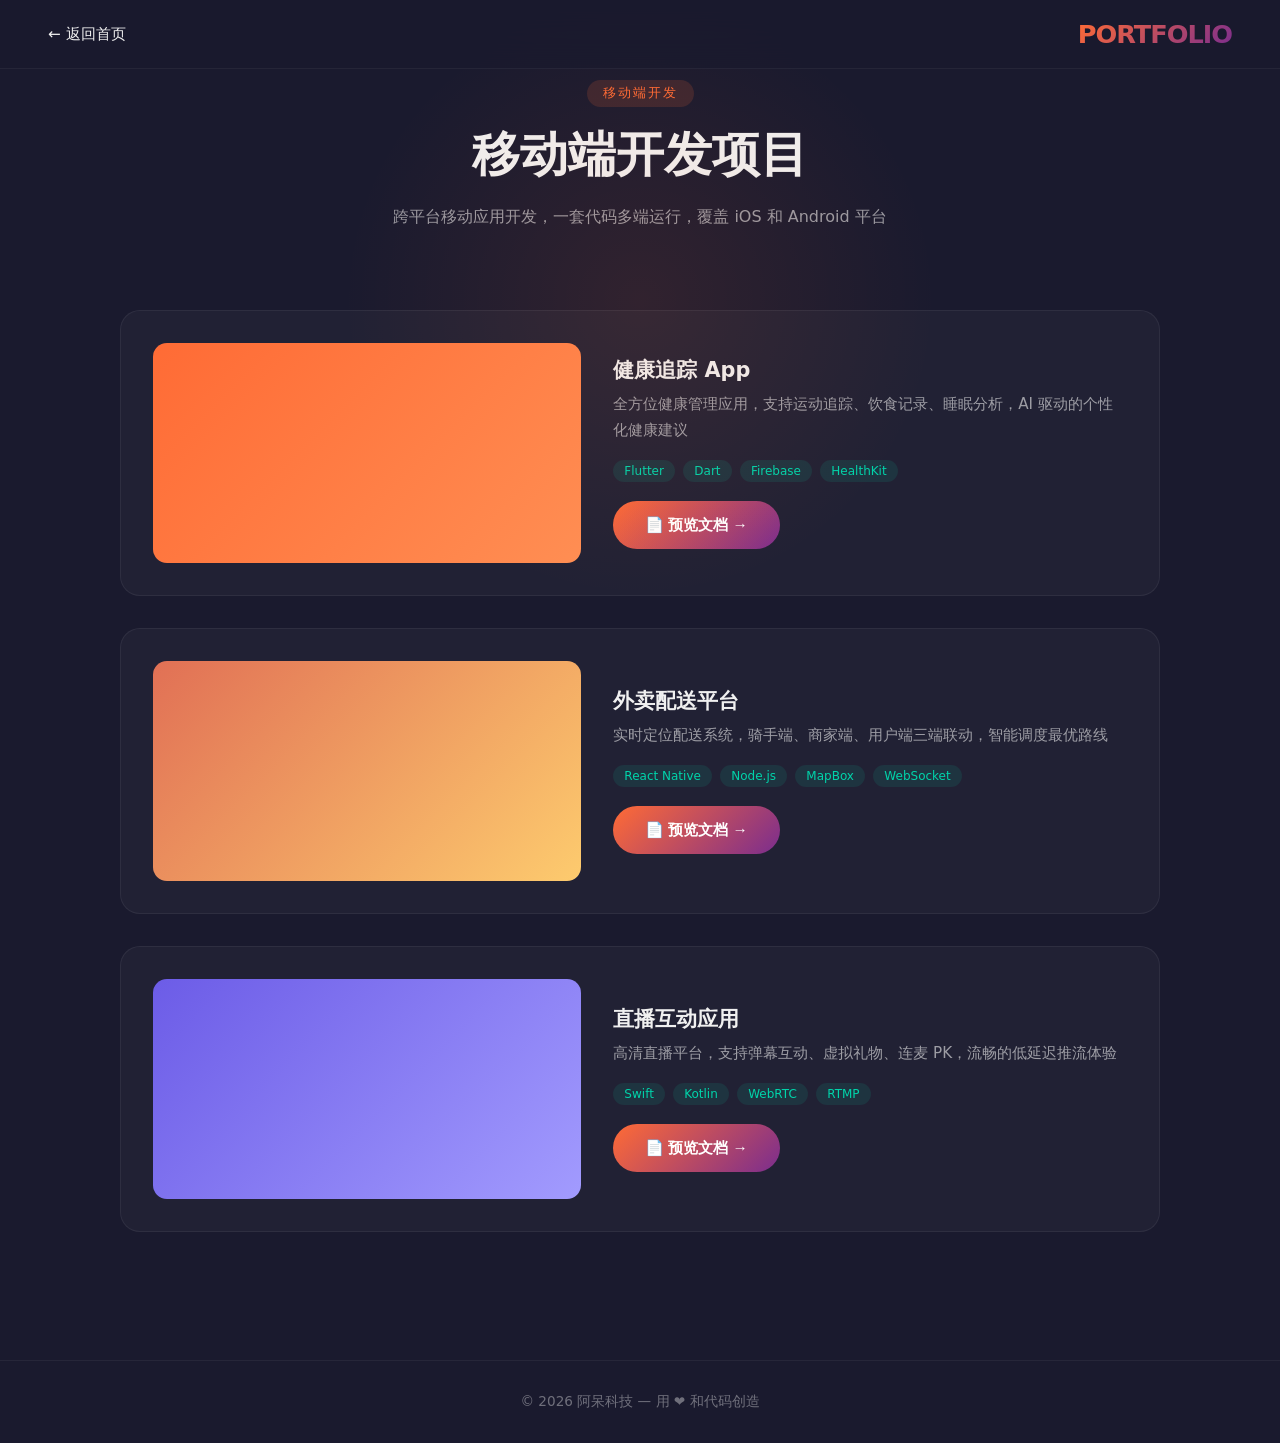
<file: pages/mobile.html>
<!DOCTYPE html>
<html lang="zh-CN">
<head>
<meta charset="UTF-8">
<meta name="viewport" content="width=device-width, initial-scale=1.0">
<title>阿呆科技 | 移动端开发项目</title>
<meta name="description" content="阿呆科技移动端开发项目展示，包括健康追踪App、外卖配送平台、直播互动应用等。">
<link rel="stylesheet" href="../css/common.css">
<link rel="stylesheet" href="../css/project.css">
</head>
<body>

<nav>
  <a href="../index.html" class="back-btn">← 返回首页</a>
  <div class="logo">PORTFOLIO</div>
</nav>

<div class="page-header">
  <span class="page-tag">移动端开发</span>
  <h1 class="page-title">移动端开发项目</h1>
  <p class="page-desc">跨平台移动应用开发，一套代码多端运行，覆盖 iOS 和 Android 平台</p>
</div>

<div class="projects">
  <div class="project-card">
    <div class="project-visual" onclick="openPreview('健康追踪 App', '../docs/mobile.pdf', 'pdf')">
      <div class="color-bg" style="background:linear-gradient(135deg,#FF6B35,#FF8E53);"></div>
      <div class="preview-hint">▶ 点击预览文档</div>
    </div>
    <div class="project-detail">
      <h3>健康追踪 App</h3>
      <p>全方位健康管理应用，支持运动追踪、饮食记录、睡眠分析，AI 驱动的个性化健康建议</p>
      <div class="project-tags"><span>Flutter</span><span>Dart</span><span>Firebase</span><span>HealthKit</span></div>
      <button class="btn btn-primary" onclick="openPreview('健康追踪 App', '../docs/mobile.pdf', 'pdf')">📄 预览文档 →</button>
    </div>
  </div>

  <div class="project-card">
    <div class="project-visual" onclick="openPreview('外卖配送平台', '../docs/mobile.pdf', 'pdf')">
      <div class="color-bg" style="background:linear-gradient(135deg,#E17055,#FDCB6E);"></div>
      <div class="preview-hint">▶ 点击预览文档</div>
    </div>
    <div class="project-detail">
      <h3>外卖配送平台</h3>
      <p>实时定位配送系统，骑手端、商家端、用户端三端联动，智能调度最优路线</p>
      <div class="project-tags"><span>React Native</span><span>Node.js</span><span>MapBox</span><span>WebSocket</span></div>
      <button class="btn btn-primary" onclick="openPreview('外卖配送平台', '../docs/mobile.pdf', 'pdf')">📄 预览文档 →</button>
    </div>
  </div>

  <div class="project-card">
    <div class="project-visual" onclick="openPreview('直播互动应用', '../docs/mobile.pdf', 'pdf')">
      <div class="color-bg" style="background:linear-gradient(135deg,#6C5CE7,#A29BFE);"></div>
      <div class="preview-hint">▶ 点击预览文档</div>
    </div>
    <div class="project-detail">
      <h3>直播互动应用</h3>
      <p>高清直播平台，支持弹幕互动、虚拟礼物、连麦 PK，流畅的低延迟推流体验</p>
      <div class="project-tags"><span>Swift</span><span>Kotlin</span><span>WebRTC</span><span>RTMP</span></div>
      <button class="btn btn-primary" onclick="openPreview('直播互动应用', '../docs/mobile.pdf', 'pdf')">📄 预览文档 →</button>
    </div>
  </div>
</div>

<!-- Preview Modal -->
<div class="modal-overlay" id="previewModal">
  <div class="modal-header">
    <h3 id="modalTitle">项目预览</h3>
    <button class="modal-close" onclick="closePreview()">✕</button>
  </div>
  <iframe class="modal-iframe" id="previewFrame" src="about:blank"></iframe>
</div>

<footer>
  <p>© 2026 阿呆科技 — 用 ❤️ 和代码创造</p>
</footer>

<script src="../js/preview.js"></script>

</body>
</html>
</file>
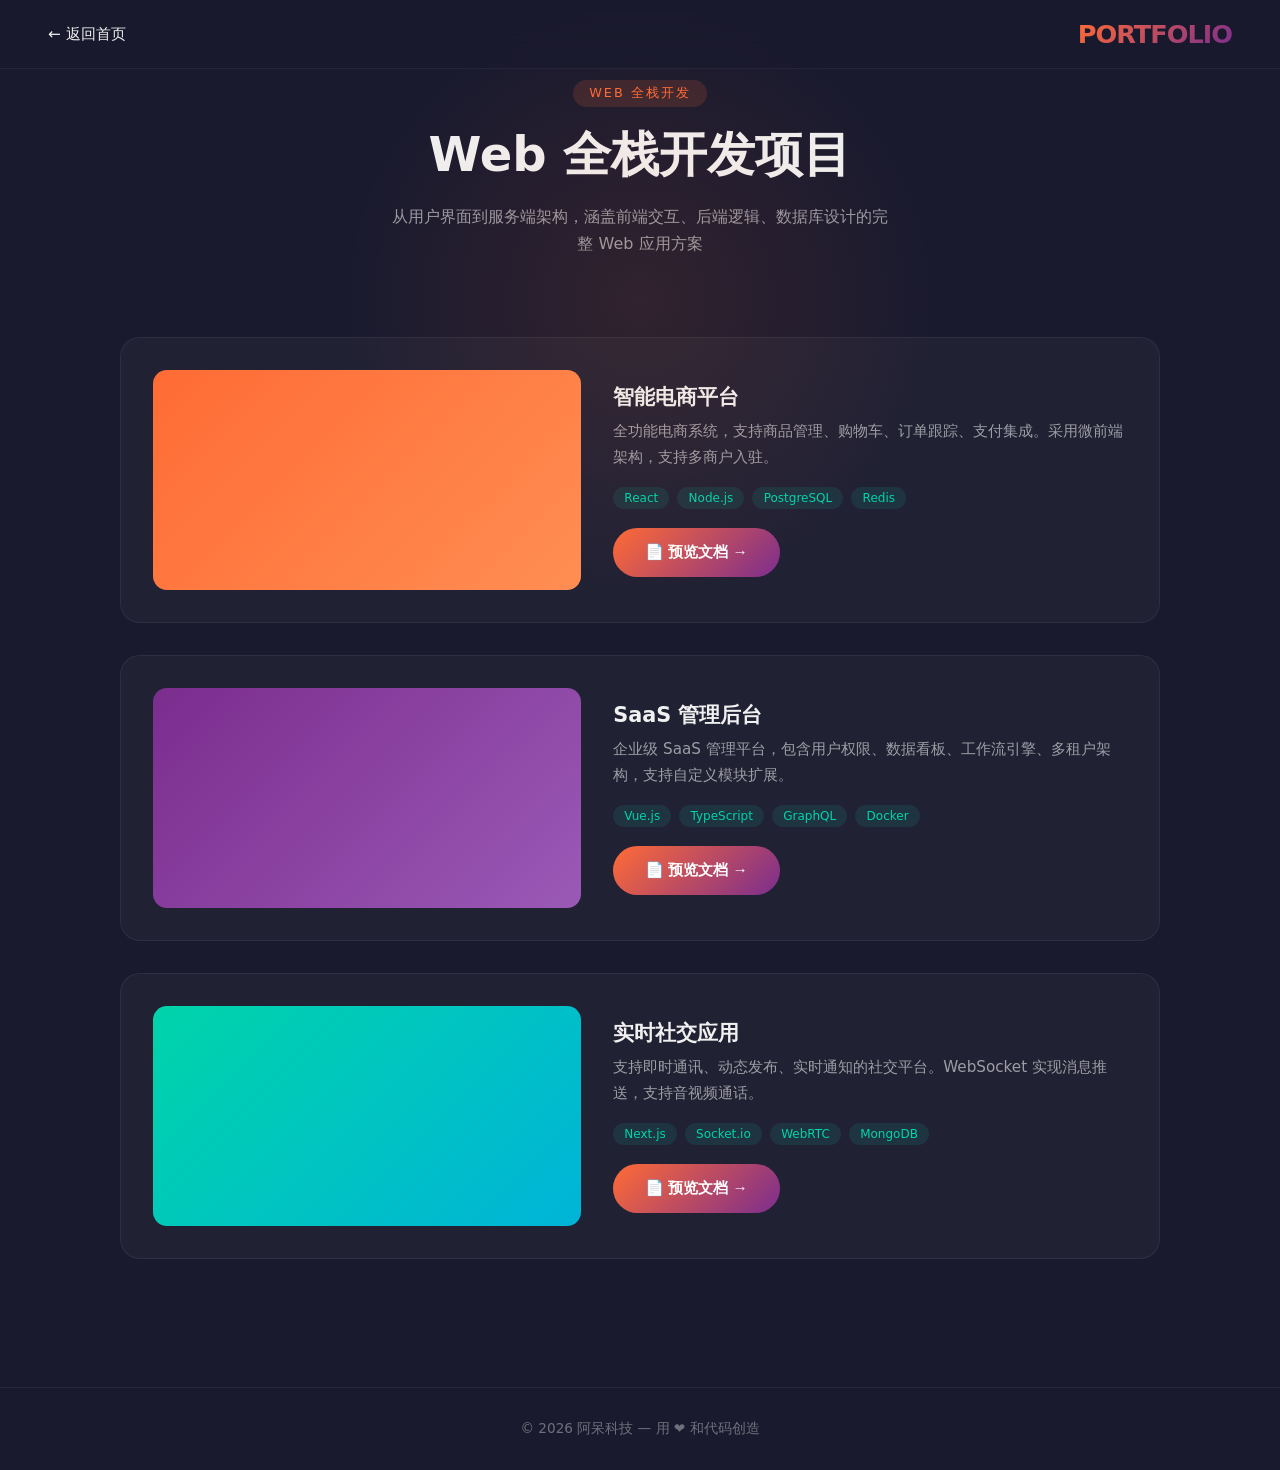
<file: pages/web.html>
<!DOCTYPE html>
<html lang="zh-CN">
<head>
<meta charset="UTF-8">
<meta name="viewport" content="width=device-width, initial-scale=1.0">
<title>阿呆科技 | Web 全栈开发项目</title>
<meta name="description" content="阿呆科技 Web 全栈开发项目展示，包括电商平台、SaaS管理系统、社交应用等。">
<link rel="stylesheet" href="../css/common.css">
<link rel="stylesheet" href="../css/project.css">
</head>
<body>

<nav>
  <a href="../index.html" class="back-btn">← 返回首页</a>
  <div class="logo">PORTFOLIO</div>
</nav>

<div class="page-header">
  <span class="page-tag">Web 全栈开发</span>
  <h1 class="page-title">Web 全栈开发项目</h1>
  <p class="page-desc">从用户界面到服务端架构，涵盖前端交互、后端逻辑、数据库设计的完整 Web 应用方案</p>
</div>

<div class="projects">
  <div class="project-card">
    <div class="project-visual" onclick="openPreview('智能电商平台', '../docs/web.pdf', 'pdf')">
      <div class="color-bg" style="background:linear-gradient(135deg,#FF6B35,#FF8E53);"></div>
      <div class="preview-hint">▶ 点击预览文档</div>
    </div>
    <div class="project-detail">
      <h3>智能电商平台</h3>
      <p>全功能电商系统，支持商品管理、购物车、订单跟踪、支付集成。采用微前端架构，支持多商户入驻。</p>
      <div class="project-tags"><span>React</span><span>Node.js</span><span>PostgreSQL</span><span>Redis</span></div>
      <button class="btn btn-primary" onclick="openPreview('智能电商平台', '../docs/web.pdf', 'pdf')">📄 预览文档 →</button>
    </div>
  </div>

  <div class="project-card">
    <div class="project-visual" onclick="openPreview('SaaS管理后台', '../docs/web.pdf', 'pdf')">
      <div class="color-bg" style="background:linear-gradient(135deg,#7B2D8E,#9B59B6);"></div>
      <div class="preview-hint">▶ 点击预览文档</div>
    </div>
    <div class="project-detail">
      <h3>SaaS 管理后台</h3>
      <p>企业级 SaaS 管理平台，包含用户权限、数据看板、工作流引擎、多租户架构，支持自定义模块扩展。</p>
      <div class="project-tags"><span>Vue.js</span><span>TypeScript</span><span>GraphQL</span><span>Docker</span></div>
      <button class="btn btn-primary" onclick="openPreview('SaaS管理后台', '../docs/web.pdf', 'pdf')">📄 预览文档 →</button>
    </div>
  </div>

  <div class="project-card">
    <div class="project-visual" onclick="openPreview('实时社交应用', '../docs/web.pdf', 'pdf')">
      <div class="color-bg" style="background:linear-gradient(135deg,#00D4AA,#00B4D8);"></div>
      <div class="preview-hint">▶ 点击预览文档</div>
    </div>
    <div class="project-detail">
      <h3>实时社交应用</h3>
      <p>支持即时通讯、动态发布、实时通知的社交平台。WebSocket 实现消息推送，支持音视频通话。</p>
      <div class="project-tags"><span>Next.js</span><span>Socket.io</span><span>WebRTC</span><span>MongoDB</span></div>
      <button class="btn btn-primary" onclick="openPreview('实时社交应用', '../docs/web.pdf', 'pdf')">📄 预览文档 →</button>
    </div>
  </div>
</div>

<div class="modal-overlay" id="previewModal">
  <div class="modal-header">
    <h3 id="modalTitle">项目预览</h3>
    <button class="modal-close" onclick="closePreview()">✕</button>
  </div>
  <iframe class="modal-iframe" id="previewFrame" src="about:blank"></iframe>
</div>

<footer>
  <p>© 2026 阿呆科技 — 用 ❤️ 和代码创造</p>
</footer>

<script src="../js/preview.js"></script>

</body>
</html>
</file>
<file: css/common.css>
/* ===== CSS Variables & Reset ===== */
:root {
  --primary: #FF6B35;
  --secondary: #7B2D8E;
  --accent: #00D4AA;
  --dark: #1A1A2E;
  --light: #F0F0F0;
  --gradient-1: linear-gradient(135deg, #FF6B35, #7B2D8E);
  --gradient-2: linear-gradient(135deg, #7B2D8E, #00D4AA);
  --gradient-3: linear-gradient(135deg, #00D4AA, #FF6B35);
}

* { margin: 0; padding: 0; box-sizing: border-box; }
html { scroll-behavior: smooth; }

body {
  font-family: 'Segoe UI', system-ui, -apple-system, sans-serif;
  background: var(--dark);
  color: var(--light);
  overflow-x: hidden;
}

/* ===== Navigation ===== */
nav {
  position: fixed;
  top: 0;
  width: 100%;
  z-index: 100;
  padding: 1.2rem 3rem;
  display: flex;
  justify-content: space-between;
  align-items: center;
  backdrop-filter: blur(20px);
  background: rgba(26, 26, 46, 0.7);
  border-bottom: 1px solid rgba(255, 255, 255, 0.05);
  transition: all 0.3s ease;
}

.logo {
  font-size: 1.6rem;
  font-weight: 900;
  background: var(--gradient-1);
  -webkit-background-clip: text;
  -webkit-text-fill-color: transparent;
  background-clip: text;
  letter-spacing: -1px;
  cursor: pointer;
}

.nav-links { display: flex; gap: 2rem; list-style: none; }

.nav-links a {
  color: var(--light);
  text-decoration: none;
  font-weight: 500;
  font-size: 0.95rem;
  position: relative;
  transition: color 0.3s;
}

.nav-links a::after {
  content: '';
  position: absolute;
  bottom: -4px;
  left: 0;
  width: 0;
  height: 2px;
  background: var(--accent);
  transition: width 0.3s;
}

.nav-links a:hover { color: var(--accent); }
.nav-links a:hover::after { width: 100%; }

.menu-btn {
  display: none;
  background: none;
  border: none;
  color: var(--light);
  font-size: 1.5rem;
  cursor: pointer;
}

.back-btn {
  color: var(--light);
  text-decoration: none;
  font-size: 0.95rem;
  display: flex;
  align-items: center;
  gap: 0.5rem;
  transition: color 0.3s;
}

.back-btn:hover { color: var(--accent); }

/* ===== Section Common ===== */
section { padding: 6rem 5rem; position: relative; }

.section-header {
  text-align: center;
  margin-bottom: 4rem;
}

.section-tag {
  display: inline-block;
  padding: 0.3rem 1rem;
  border-radius: 50px;
  font-size: 0.8rem;
  text-transform: uppercase;
  letter-spacing: 2px;
  margin-bottom: 1rem;
}

.section-title {
  font-size: clamp(2rem, 4vw, 3rem);
  font-weight: 900;
  margin-bottom: 1rem;
}

.section-desc {
  color: rgba(240, 240, 240, 0.6);
  max-width: 500px;
  margin: 0 auto;
  line-height: 1.7;
}

/* ===== Buttons ===== */
.btn {
  padding: 0.85rem 2rem;
  border-radius: 50px;
  font-size: 0.95rem;
  font-weight: 600;
  text-decoration: none;
  cursor: pointer;
  transition: all 0.3s;
  border: none;
  display: inline-block;
}

.btn-primary {
  background: var(--gradient-1);
  color: white;
}

.btn-primary:hover {
  transform: translateY(-2px);
  box-shadow: 0 10px 30px rgba(255, 107, 53, 0.3);
}

.btn-outline {
  background: transparent;
  color: var(--light);
  border: 2px solid rgba(255, 255, 255, 0.2);
}

.btn-outline:hover {
  border-color: var(--accent);
  color: var(--accent);
  transform: translateY(-2px);
}

/* ===== Skill Tags ===== */
.skill-tags { display: flex; flex-wrap: wrap; gap: 0.5rem; }

.skill-tags span {
  padding: 0.3rem 0.8rem;
  border-radius: 50px;
  font-size: 0.75rem;
  background: rgba(255, 255, 255, 0.06);
  color: rgba(240, 240, 240, 0.8);
}

/* ===== Team Grid & Cards (shared) ===== */
.team-grid {
  display: grid;
  grid-template-columns: repeat(3, 1fr);
  gap: 2rem;
  max-width: 1100px;
  margin: 0 auto;
}

.team-card {
  border-radius: 20px;
  background: rgba(255, 255, 255, 0.03);
  border: 1px solid rgba(255, 255, 255, 0.06);
  padding: 2rem;
  text-align: center;
  transition: all 0.4s cubic-bezier(0.175, 0.885, 0.32, 1.275);
  position: relative;
  overflow: hidden;
}

.team-card::after {
  content: '';
  position: absolute;
  bottom: 0;
  left: 0;
  right: 0;
  height: 3px;
  background: var(--gradient-1);
  transform: scaleX(0);
  transition: transform 0.4s;
}

.team-card:hover {
  transform: translateY(-8px);
  border-color: rgba(255, 107, 53, 0.3);
  box-shadow: 0 20px 40px rgba(0, 0, 0, 0.3);
}

.team-card:hover::after { transform: scaleX(1); }

.team-avatar {
  width: 90px;
  height: 90px;
  border-radius: 50%;
  margin: 0 auto 1.2rem;
  display: flex;
  align-items: center;
  justify-content: center;
  font-size: 2rem;
  color: white;
  font-weight: 700;
}

.team-card h3 {
  font-size: 1.15rem;
  font-weight: 700;
  margin-bottom: 0.3rem;
}

.team-card .role {
  font-size: 0.85rem;
  background: var(--gradient-1);
  -webkit-background-clip: text;
  -webkit-text-fill-color: transparent;
  background-clip: text;
  font-weight: 600;
  margin-bottom: 0.8rem;
}

.team-card p {
  font-size: 0.88rem;
  color: rgba(240, 240, 240, 0.6);
  line-height: 1.6;
  margin-bottom: 1rem;
}

.team-socials {
  display: flex;
  justify-content: center;
  gap: 0.8rem;
}

.team-socials a {
  width: 34px;
  height: 34px;
  border-radius: 50%;
  background: rgba(255, 255, 255, 0.06);
  display: flex;
  align-items: center;
  justify-content: center;
  font-size: 0.85rem;
  text-decoration: none;
  transition: all 0.3s;
}

.team-socials a:hover {
  background: var(--accent);
  transform: translateY(-2px);
}

/* ===== Footer ===== */
footer {
  padding: 2rem 5rem;
  text-align: center;
  border-top: 1px solid rgba(255, 255, 255, 0.05);
  color: rgba(240, 240, 240, 0.4);
  font-size: 0.85rem;
}

/* ===== Animations ===== */
@keyframes float {
  0%, 100% { transform: translateY(0); }
  50% { transform: translateY(-20px); }
}

@keyframes morph {
  0%, 100% { border-radius: 60% 40% 30% 70% / 60% 30% 70% 40%; }
  50% { border-radius: 30% 60% 70% 40% / 50% 60% 30% 60%; }
}

@keyframes fadeUp {
  from { opacity: 0; transform: translateY(40px); }
  to { opacity: 1; transform: translateY(0); }
}

.fade-up {
  opacity: 0;
  transform: translateY(40px);
  transition: all 0.6s cubic-bezier(0.175, 0.885, 0.32, 1.275);
}

.fade-up.visible {
  opacity: 1;
  transform: translateY(0);
}

/* ===== Responsive ===== */
@media (max-width: 900px) {
  nav { padding: 1rem 2rem; }
  .nav-links { display: none; }
  .menu-btn { display: block; }
  section { padding: 4rem 2rem; }
  .team-grid { grid-template-columns: repeat(2, 1fr); }
  footer { padding: 2rem; }
}

@media (max-width: 600px) {
  .team-grid { grid-template-columns: 1fr; }
}
</file>
<file: css/index.css>
/* ===== Hero Section ===== */
.hero {
  min-height: 100vh;
  display: grid;
  grid-template-columns: 1fr 1fr;
  align-items: center;
  padding: 8rem 5rem 5rem;
  position: relative;
}

.hero::before {
  content: '';
  position: absolute;
  top: -50%;
  right: -20%;
  width: 800px;
  height: 800px;
  background: radial-gradient(circle, rgba(123, 45, 142, 0.15), transparent 70%);
  border-radius: 50%;
  animation: float 8s ease-in-out infinite;
}

.hero-content { position: relative; z-index: 2; }

.hero-tag {
  display: inline-block;
  padding: 0.4rem 1.2rem;
  border: 1px solid var(--accent);
  border-radius: 50px;
  font-size: 0.85rem;
  color: var(--accent);
  margin-bottom: 1.5rem;
  letter-spacing: 1px;
  text-transform: uppercase;
}

.hero h1 {
  font-size: clamp(2.5rem, 5vw, 4.5rem);
  font-weight: 900;
  line-height: 1.1;
  margin-bottom: 1.5rem;
}

.hero h1 .highlight {
  background: var(--gradient-1);
  -webkit-background-clip: text;
  -webkit-text-fill-color: transparent;
  background-clip: text;
}

.hero p {
  font-size: 1.15rem;
  color: rgba(240, 240, 240, 0.7);
  max-width: 480px;
  line-height: 1.8;
  margin-bottom: 2.5rem;
}

.hero-buttons { display: flex; gap: 1rem; flex-wrap: wrap; }

/* Hero Visual */
.hero-visual {
  display: flex;
  justify-content: center;
  align-items: center;
  position: relative;
}

.avatar-shape {
  width: 380px;
  height: 380px;
  position: relative;
}

.avatar-shape .blob {
  position: absolute;
  inset: 0;
  background: var(--gradient-1);
  border-radius: 60% 40% 30% 70% / 60% 30% 70% 40%;
  animation: morph 8s ease-in-out infinite;
  display: flex;
  align-items: center;
  justify-content: center;
  overflow: hidden;
}

.avatar-shape .blob img {
  width: 100%;
  height: 100%;
  object-fit: cover;
}

.avatar-shape .ring {
  position: absolute;
  inset: -20px;
  border: 2px solid rgba(0, 212, 170, 0.3);
  border-radius: 60% 40% 30% 70% / 60% 30% 70% 40%;
  animation: morph 8s ease-in-out infinite reverse;
}

.floating-tag {
  position: absolute;
  padding: 0.6rem 1.2rem;
  background: rgba(26, 26, 46, 0.8);
  backdrop-filter: blur(10px);
  border-radius: 12px;
  font-size: 0.85rem;
  border: 1px solid rgba(255, 255, 255, 0.1);
  white-space: nowrap;
}

.floating-tag:nth-child(2) { top: 10%; right: -30px; animation: float 4s ease-in-out infinite; }
.floating-tag:nth-child(3) { bottom: 15%; left: -40px; animation: float 5s ease-in-out infinite 1s; }
.floating-tag:nth-child(4) { top: 50%; right: -50px; animation: float 6s ease-in-out infinite 2s; }

/* ===== Skills Section ===== */
#skills { background: rgba(255, 255, 255, 0.02); }

.skills-grid {
  display: grid;
  grid-template-columns: repeat(auto-fit, minmax(280px, 1fr));
  gap: 2rem;
  max-width: 1200px;
  margin: 0 auto;
}

.skill-card {
  padding: 2rem;
  border-radius: 20px;
  background: rgba(255, 255, 255, 0.03);
  border: 1px solid rgba(255, 255, 255, 0.06);
  transition: all 0.4s cubic-bezier(0.175, 0.885, 0.32, 1.275);
  position: relative;
  overflow: hidden;
}

.skill-card::before {
  content: '';
  position: absolute;
  top: 0;
  left: 0;
  right: 0;
  height: 3px;
  background: var(--gradient-1);
  transform: scaleX(0);
  transition: transform 0.4s;
}

.skill-card:hover {
  transform: translateY(-8px);
  border-color: rgba(255, 107, 53, 0.3);
  box-shadow: 0 20px 40px rgba(0, 0, 0, 0.3);
}

.skill-card:hover::before { transform: scaleX(1); }

.skill-icon {
  width: 50px;
  height: 50px;
  border-radius: 14px;
  display: flex;
  align-items: center;
  justify-content: center;
  font-size: 1.5rem;
  margin-bottom: 1.2rem;
}

.skill-card h3 {
  font-size: 1.2rem;
  margin-bottom: 0.8rem;
  font-weight: 700;
}

.skill-card p {
  font-size: 0.9rem;
  color: rgba(240, 240, 240, 0.6);
  line-height: 1.6;
  margin-bottom: 1.2rem;
}

/* ===== Gallery Section ===== */
#gallery { background: rgba(255, 255, 255, 0.02); }

.gallery-masonry {
  columns: 3;
  column-gap: 1.5rem;
  max-width: 1200px;
  margin: 0 auto;
}

.gallery-item {
  break-inside: avoid;
  margin-bottom: 1.5rem;
  border-radius: 16px;
  overflow: hidden;
  position: relative;
  cursor: pointer;
  transition: transform 0.3s;
}

.gallery-item:hover { transform: scale(1.02); }

.gallery-item .color-bg {
  width: 100%;
  display: block;
}

.gallery-item .gallery-overlay {
  position: absolute;
  inset: 0;
  background: linear-gradient(to top, rgba(26, 26, 46, 0.9), transparent);
  opacity: 0;
  transition: opacity 0.3s;
  display: flex;
  align-items: flex-end;
  padding: 1.5rem;
}

.gallery-item:hover .gallery-overlay { opacity: 1; }

.gallery-overlay h4 { font-size: 1rem; margin-bottom: 0.3rem; }
.gallery-overlay p { font-size: 0.8rem; color: rgba(240, 240, 240, 0.7); }

/* ===== Contact Section ===== */
.contact-container {
  max-width: 800px;
  margin: 0 auto;
  display: grid;
  grid-template-columns: 1fr 1fr;
  gap: 3rem;
}

.contact-info h3 {
  font-size: 1.5rem;
  margin-bottom: 1rem;
  font-weight: 700;
}

.contact-info p {
  color: rgba(240, 240, 240, 0.6);
  line-height: 1.7;
  margin-bottom: 2rem;
}

.contact-links { display: flex; flex-direction: column; gap: 1rem; }

.contact-links a {
  display: flex;
  align-items: center;
  gap: 1rem;
  color: var(--light);
  text-decoration: none;
  padding: 1rem;
  border-radius: 12px;
  background: rgba(255, 255, 255, 0.03);
  border: 1px solid rgba(255, 255, 255, 0.06);
  transition: all 0.3s;
}

.contact-links a:hover {
  border-color: var(--accent);
  transform: translateX(5px);
}

.contact-links .icon {
  width: 40px;
  height: 40px;
  border-radius: 10px;
  display: flex;
  align-items: center;
  justify-content: center;
  font-size: 1.2rem;
  flex-shrink: 0;
}

.contact-links .text strong { display: block; font-size: 0.9rem; }
.contact-links .text span { font-size: 0.8rem; color: rgba(240, 240, 240, 0.5); }

.contact-form { display: flex; flex-direction: column; gap: 1rem; }

.contact-form input,
.contact-form textarea {
  padding: 1rem;
  border-radius: 12px;
  border: 1px solid rgba(255, 255, 255, 0.1);
  background: rgba(255, 255, 255, 0.03);
  color: var(--light);
  font-size: 0.95rem;
  font-family: inherit;
  transition: border-color 0.3s;
  outline: none;
}

.contact-form input:focus,
.contact-form textarea:focus {
  border-color: var(--accent);
}

.contact-form textarea { resize: vertical; min-height: 120px; }
.contact-form .btn-primary { align-self: flex-start; }

/* ===== QR Section ===== */
.qr-section {
  max-width: 1200px;
  margin: 3rem auto 0;
  display: flex;
  justify-content: center;
  gap: 3rem;
  flex-wrap: wrap;
}

.qr-card {
  display: flex;
  flex-direction: column;
  align-items: center;
  padding: 2rem 2.5rem;
  border-radius: 20px;
  background: rgba(255, 255, 255, 0.03);
  border: 1px solid rgba(255, 255, 255, 0.06);
  transition: all 0.3s;
}

.qr-card:hover {
  transform: translateY(-4px);
  border-color: rgba(255, 107, 53, 0.3);
  box-shadow: 0 10px 30px rgba(0, 0, 0, 0.2);
}

.qr-card .qr-img {
  width: 160px;
  height: 160px;
  border-radius: 14px;
  background: rgba(255, 255, 255, 0.08);
  display: flex;
  align-items: center;
  justify-content: center;
  margin-bottom: 1rem;
  overflow: hidden;
}

.qr-card .qr-img img {
  width: 100%;
  height: 100%;
  object-fit: cover;
  object-position: center 38%;
}

.qr-card .qr-label {
  font-size: 0.95rem;
  font-weight: 600;
  margin-bottom: 0.3rem;
}

.qr-card .qr-desc {
  font-size: 0.8rem;
  color: rgba(240, 240, 240, 0.5);
}

/* ===== Index Responsive ===== */
@media (max-width: 900px) {
  .hero {
    grid-template-columns: 1fr;
    padding: 7rem 2rem 3rem;
    text-align: center;
  }
  .hero p { margin: 0 auto 2.5rem; }
  .hero-buttons { justify-content: center; }
  .hero-visual { order: -1; }
  .avatar-shape { width: 250px; height: 250px; }
  .gallery-masonry { columns: 2; }
  .contact-container { grid-template-columns: 1fr; }
}

@media (max-width: 600px) {
  .gallery-masonry { columns: 1; }
  .floating-tag { display: none; }
}
</file>
<file: css/project.css>
/* ===== Page Header ===== */
.page-header {
  text-align: center;
  padding: 5rem 2rem 3rem;
  position: relative;
}

.page-header::before {
  content: '';
  position: absolute;
  top: 0;
  left: 50%;
  transform: translateX(-50%);
  width: 600px;
  height: 600px;
  background: radial-gradient(circle, rgba(255, 107, 53, 0.1), transparent 70%);
  border-radius: 50%;
}

.page-tag {
  display: inline-block;
  padding: 0.3rem 1rem;
  border-radius: 50px;
  font-size: 0.8rem;
  text-transform: uppercase;
  letter-spacing: 2px;
  margin-bottom: 1rem;
  background: rgba(255, 107, 53, 0.15);
  color: var(--primary);
}

.page-title {
  font-size: clamp(2rem, 4vw, 3rem);
  font-weight: 900;
  margin-bottom: 1rem;
}

.page-desc {
  color: rgba(240, 240, 240, 0.6);
  max-width: 500px;
  margin: 0 auto;
  line-height: 1.7;
}

/* ===== Project List ===== */
.projects {
  padding: 2rem 5rem 6rem;
  max-width: 1200px;
  margin: 0 auto;
}

.project-card {
  display: grid;
  grid-template-columns: 1fr 1.2fr;
  gap: 2rem;
  align-items: center;
  padding: 2rem;
  border-radius: 20px;
  background: rgba(255, 255, 255, 0.03);
  border: 1px solid rgba(255, 255, 255, 0.06);
  margin-bottom: 2rem;
  transition: all 0.4s;
}

.project-card:hover {
  border-color: rgba(255, 107, 53, 0.3);
  box-shadow: 0 15px 40px rgba(0, 0, 0, 0.3);
}

.project-visual {
  height: 220px;
  border-radius: 14px;
  overflow: hidden;
  position: relative;
}

.project-visual .color-bg {
  width: 100%;
  height: 100%;
}

.project-visual .preview-hint {
  position: absolute;
  inset: 0;
  background: rgba(26, 26, 46, 0.5);
  display: flex;
  align-items: center;
  justify-content: center;
  opacity: 0;
  transition: opacity 0.3s;
  cursor: pointer;
  font-size: 1.2rem;
  font-weight: 600;
}

.project-visual:hover .preview-hint { opacity: 1; }

.project-detail h3 {
  font-size: 1.3rem;
  font-weight: 700;
  margin-bottom: 0.5rem;
}

.project-detail p {
  color: rgba(240, 240, 240, 0.6);
  line-height: 1.7;
  margin-bottom: 1rem;
  font-size: 0.95rem;
}

.project-tags {
  display: flex;
  flex-wrap: wrap;
  gap: 0.5rem;
  margin-bottom: 1.2rem;
}

.project-tags span {
  padding: 0.25rem 0.7rem;
  border-radius: 50px;
  font-size: 0.75rem;
  background: rgba(0, 212, 170, 0.1);
  color: var(--accent);
}

/* ===== Preview Modal ===== */
.modal-overlay {
  display: none;
  position: fixed;
  inset: 0;
  background: rgba(0, 0, 0, 0.85);
  z-index: 1000;
  align-items: center;
  justify-content: center;
  flex-direction: column;
}

.modal-overlay.active { display: flex; }

.modal-header {
  width: 90%;
  max-width: 1100px;
  display: flex;
  justify-content: space-between;
  align-items: center;
  padding: 1rem 0;
}

.modal-header h3 { font-size: 1.1rem; }

.modal-close {
  background: rgba(255, 255, 255, 0.1);
  border: none;
  color: white;
  width: 40px;
  height: 40px;
  border-radius: 50%;
  font-size: 1.2rem;
  cursor: pointer;
  transition: background 0.3s;
}

.modal-close:hover { background: rgba(255, 107, 53, 0.5); }

.modal-iframe {
  width: 90%;
  max-width: 1100px;
  height: 75vh;
  border: none;
  border-radius: 12px;
  background: white;
}

/* ===== Project Page Responsive ===== */
@media (max-width: 900px) {
  .projects { padding: 2rem; }
  .project-card { grid-template-columns: 1fr; }
}
</file>
